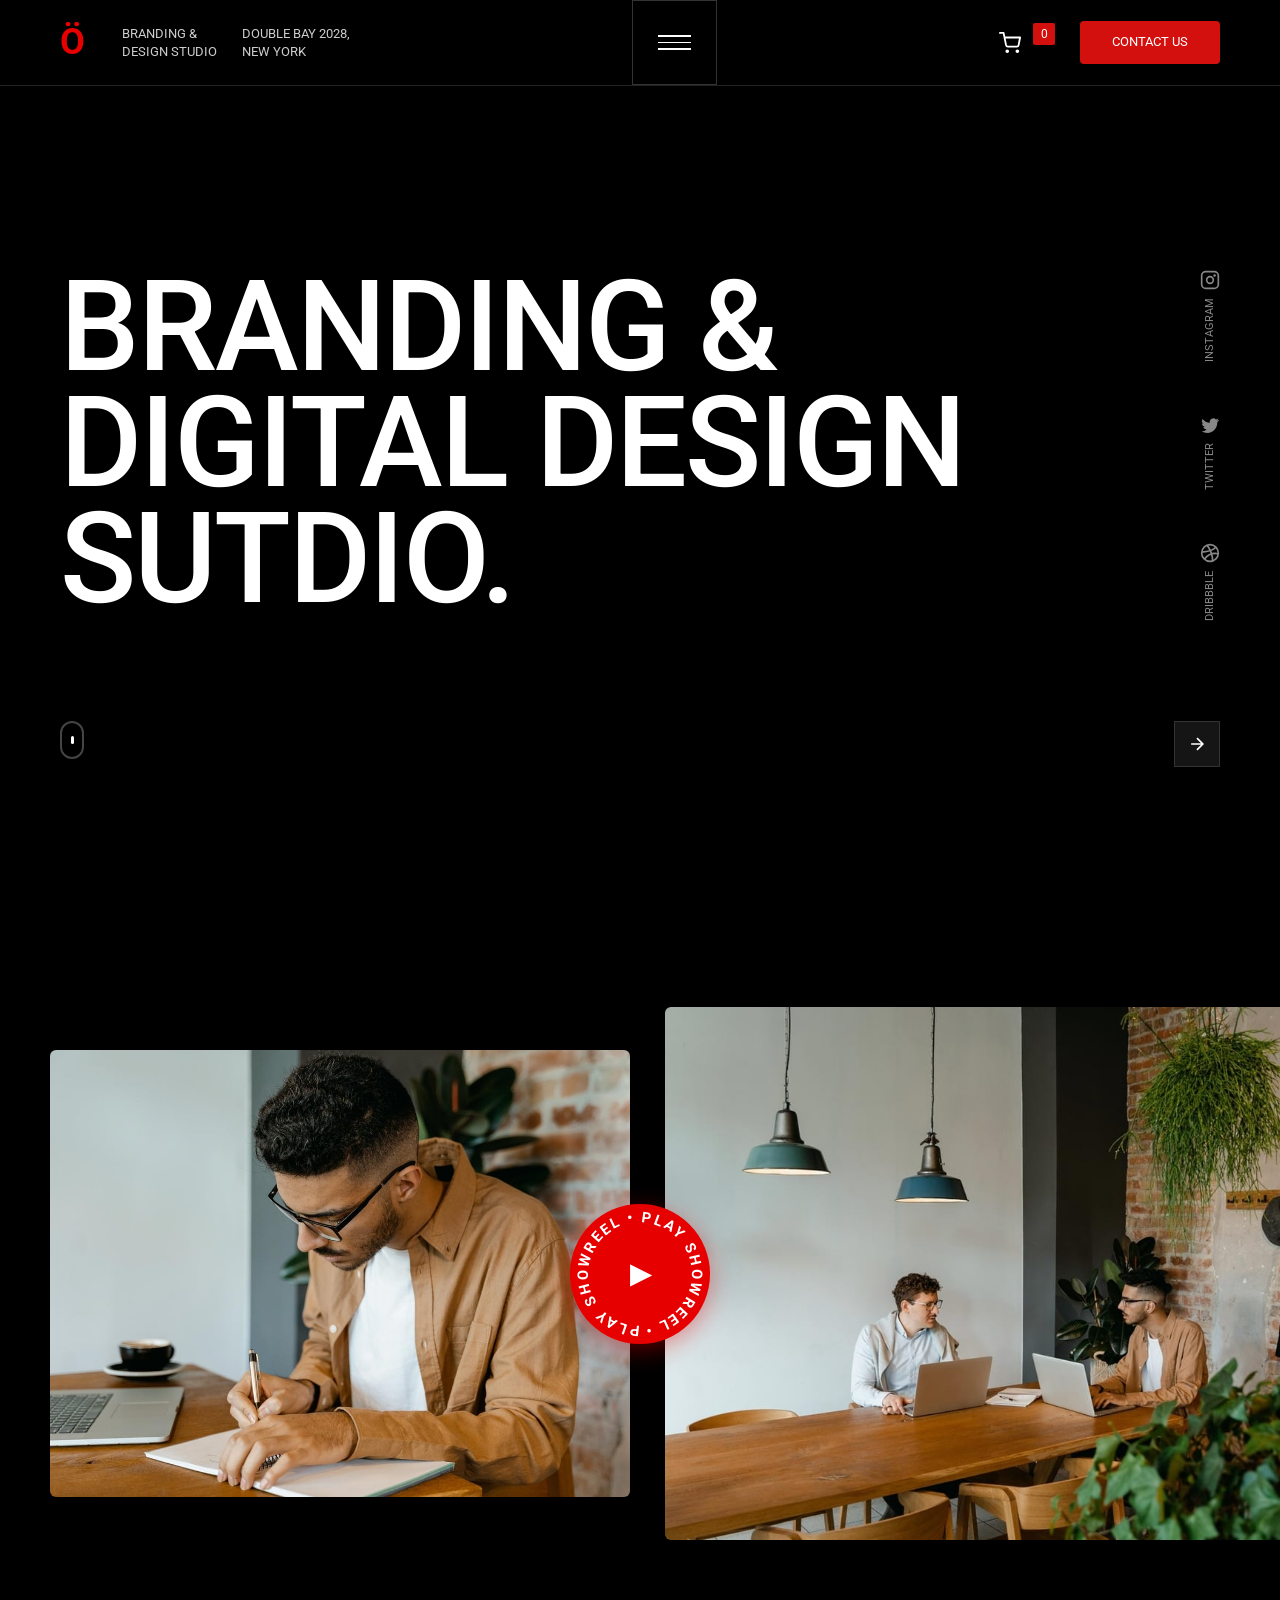
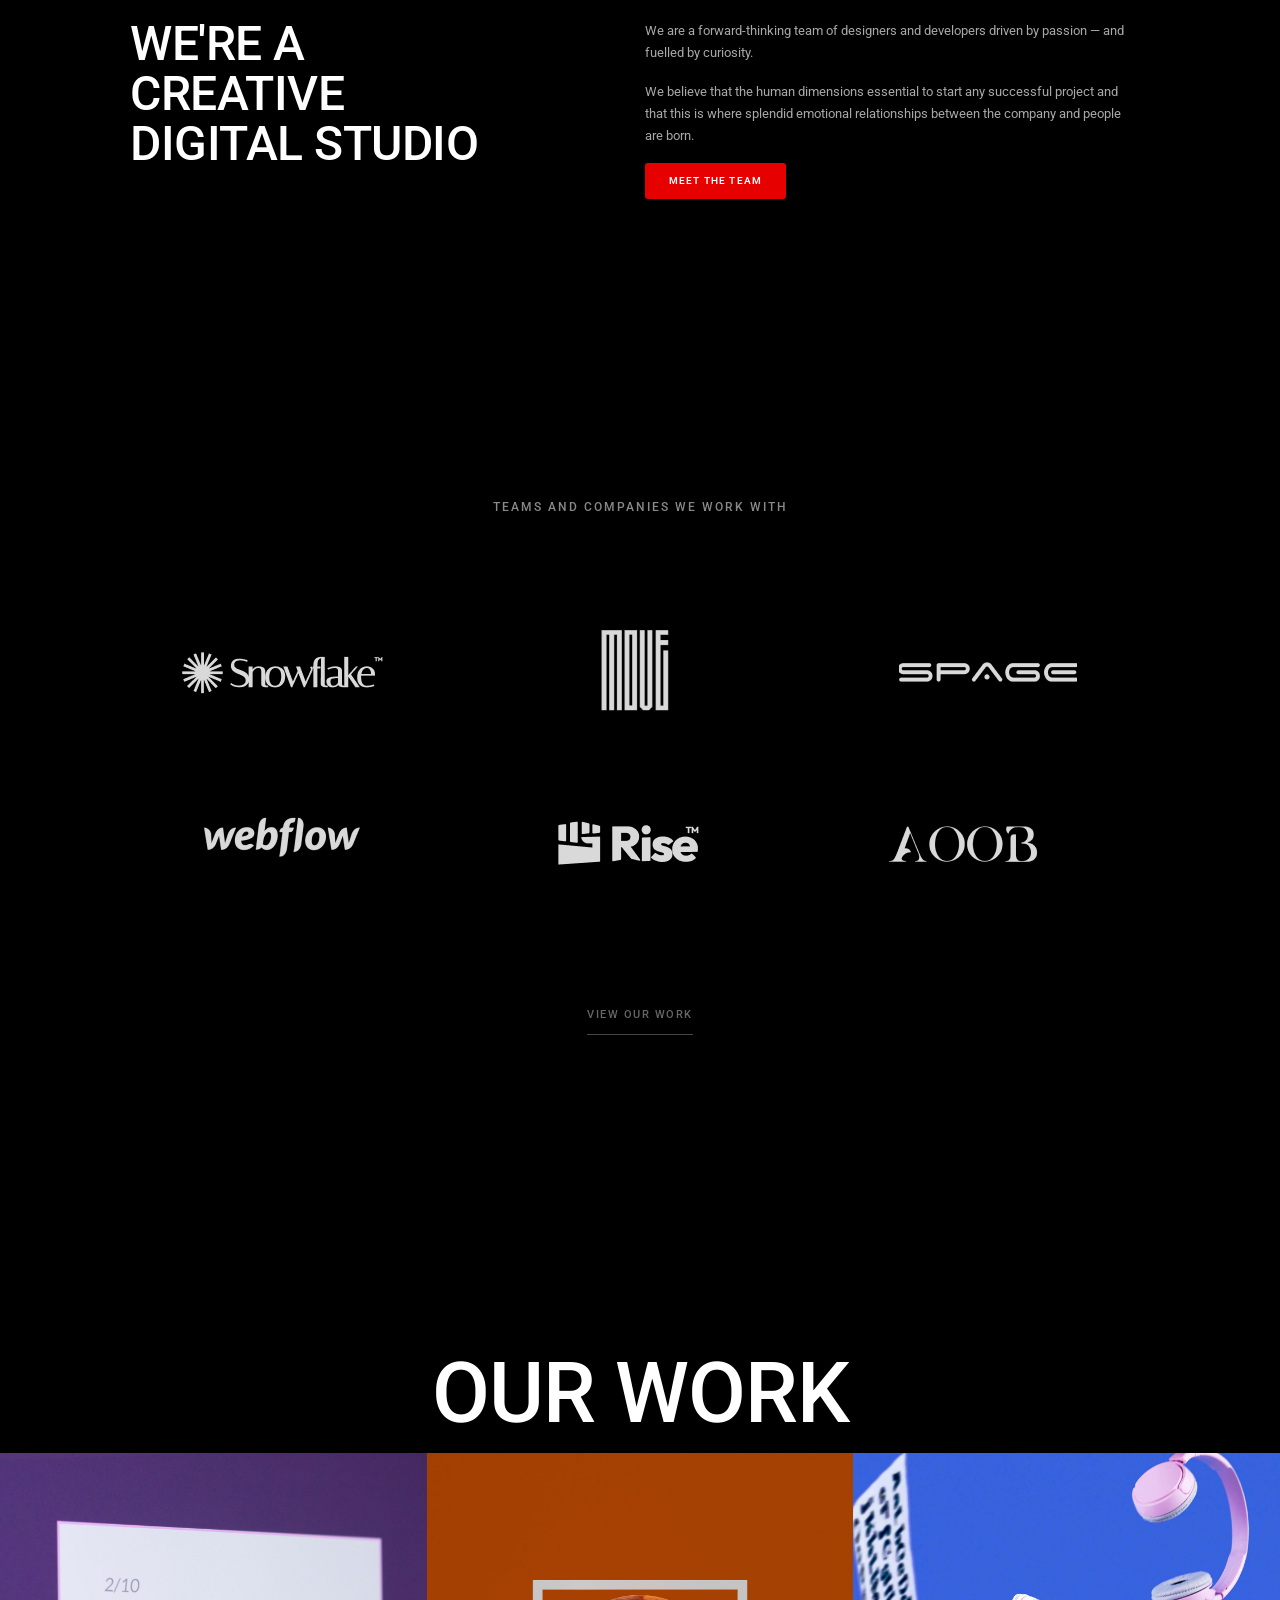
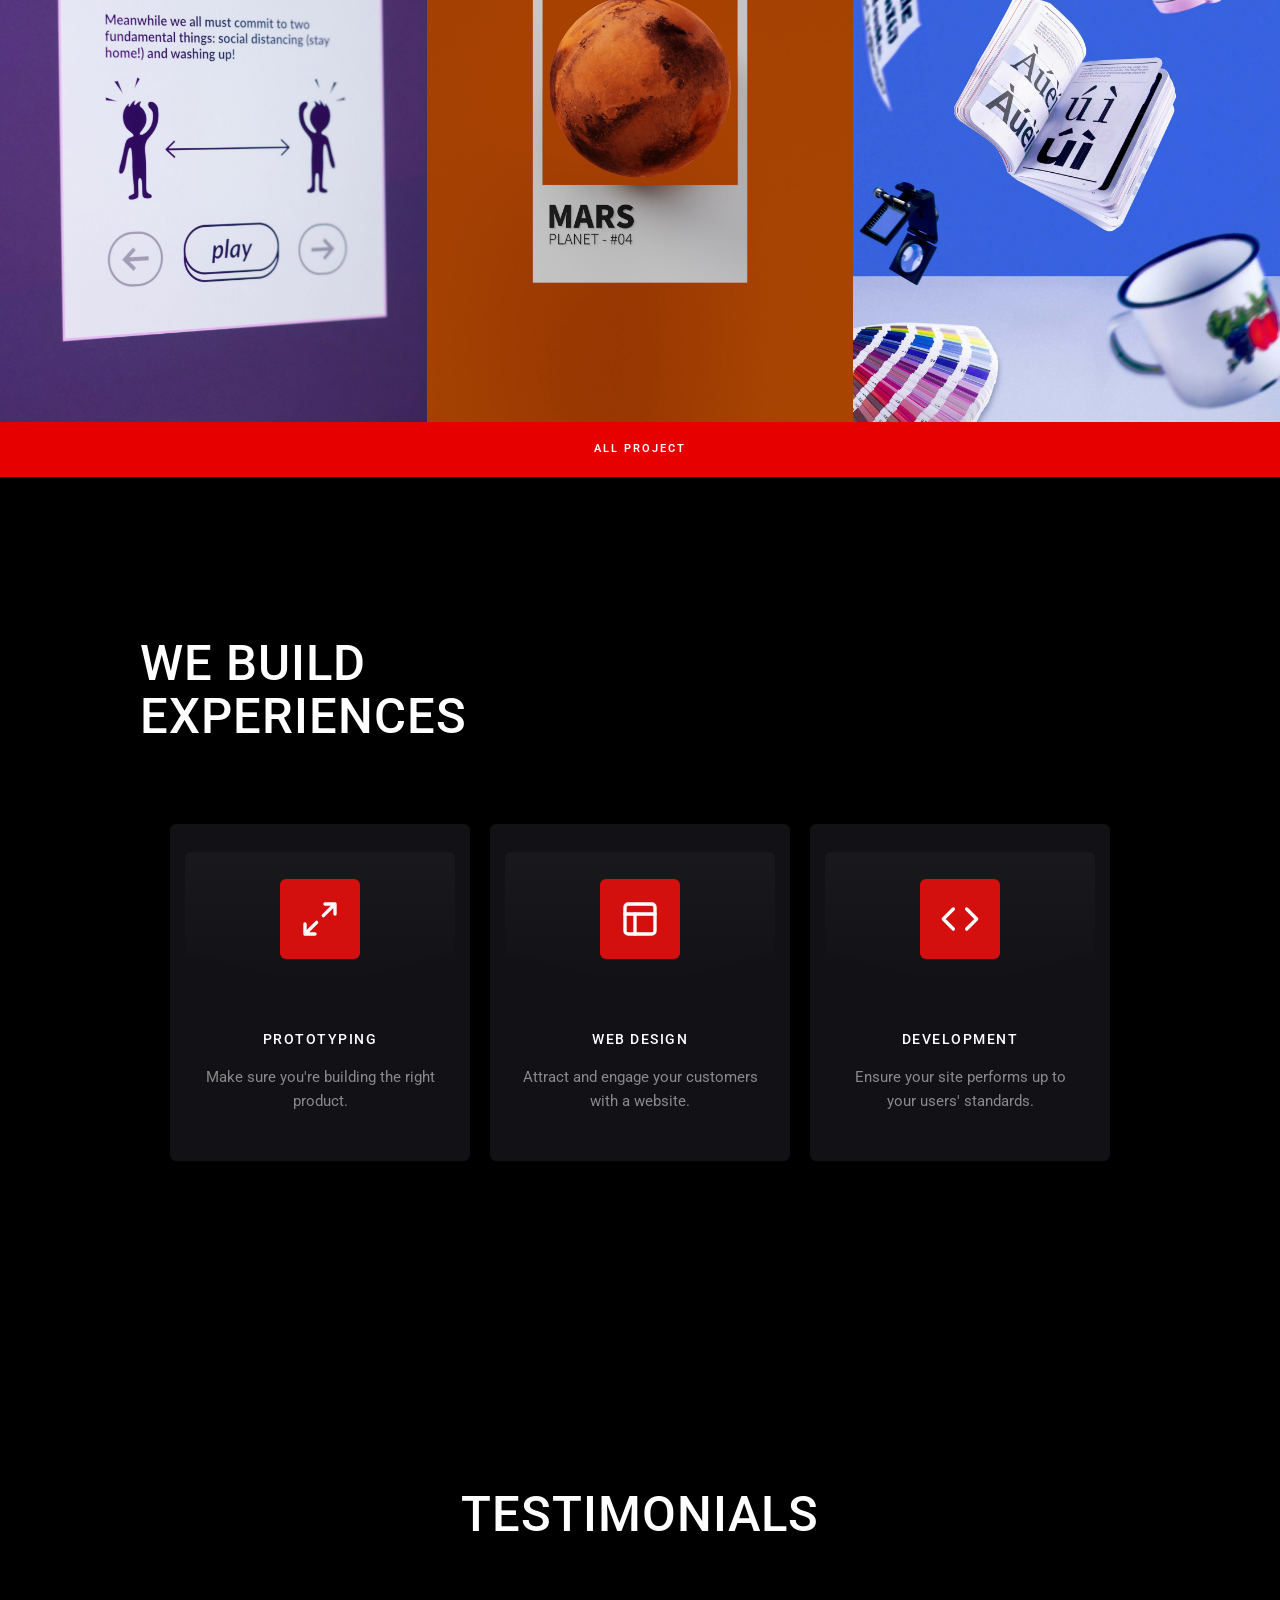
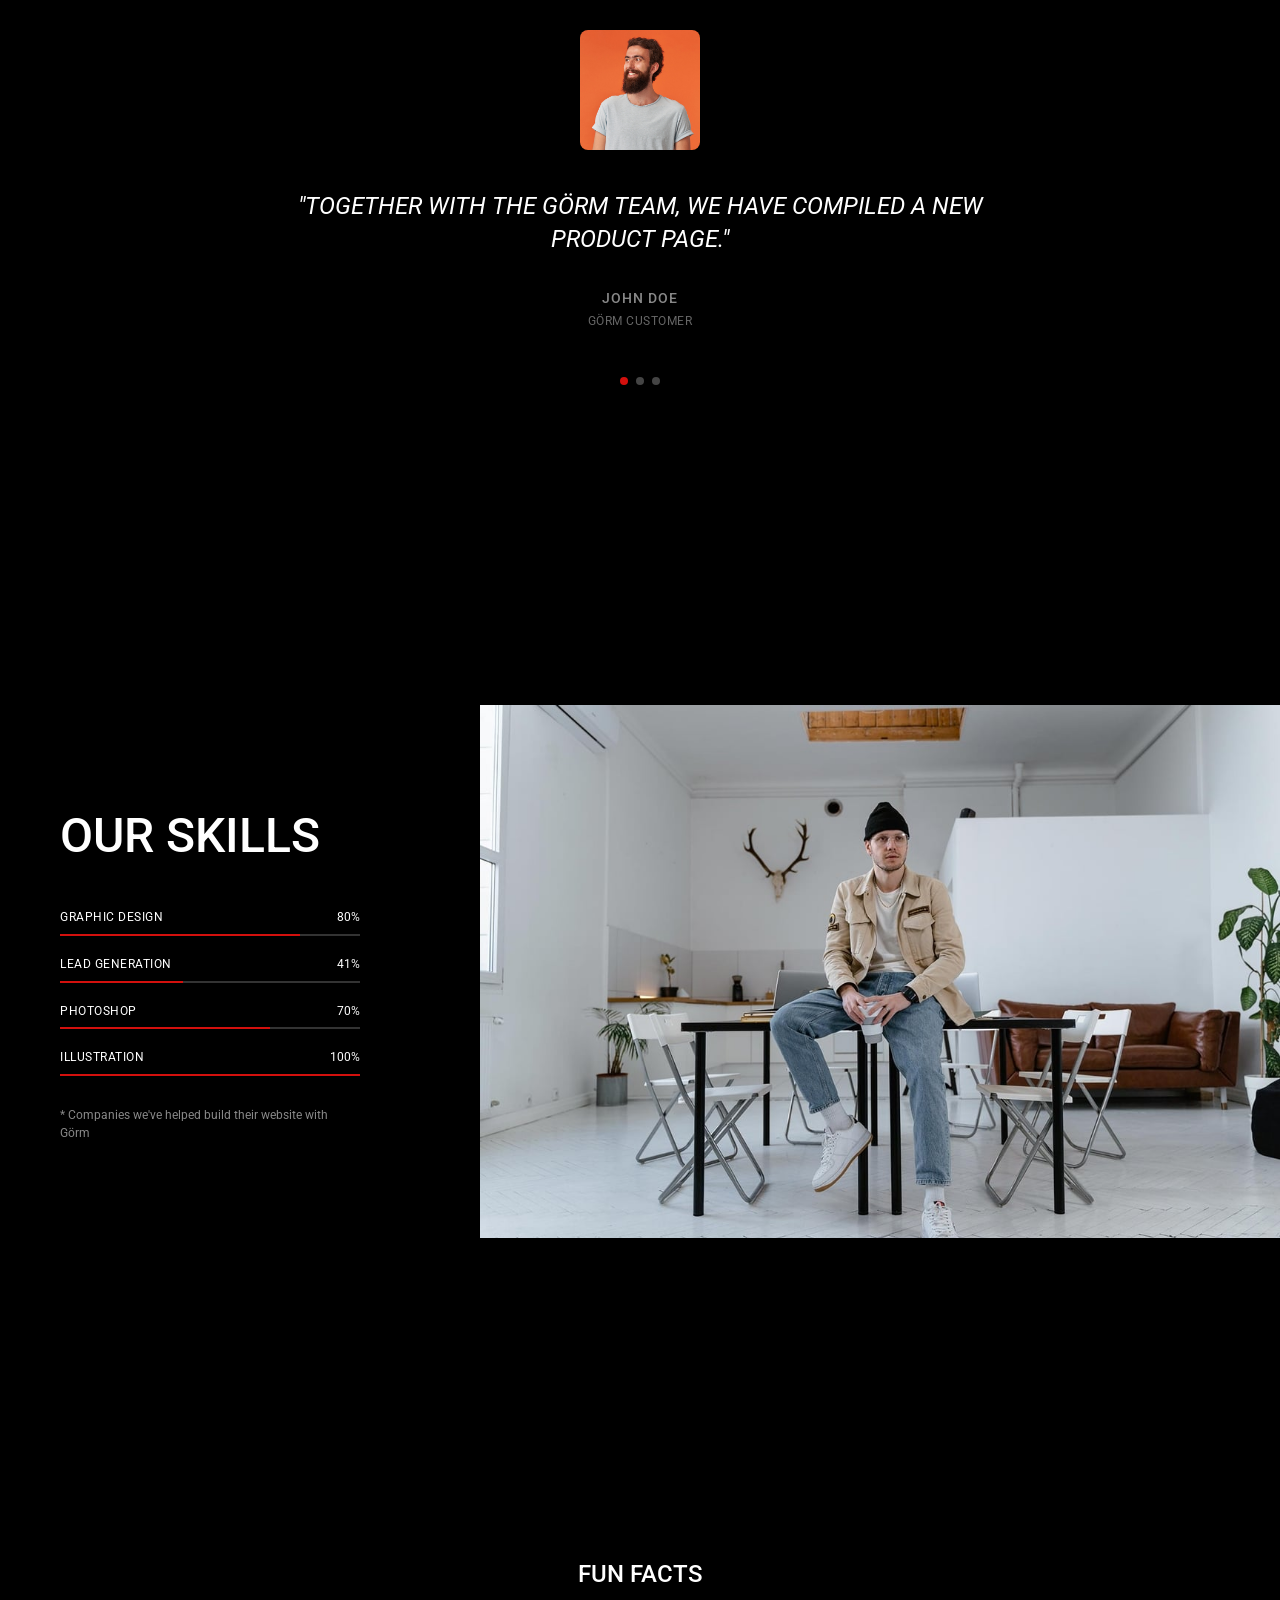
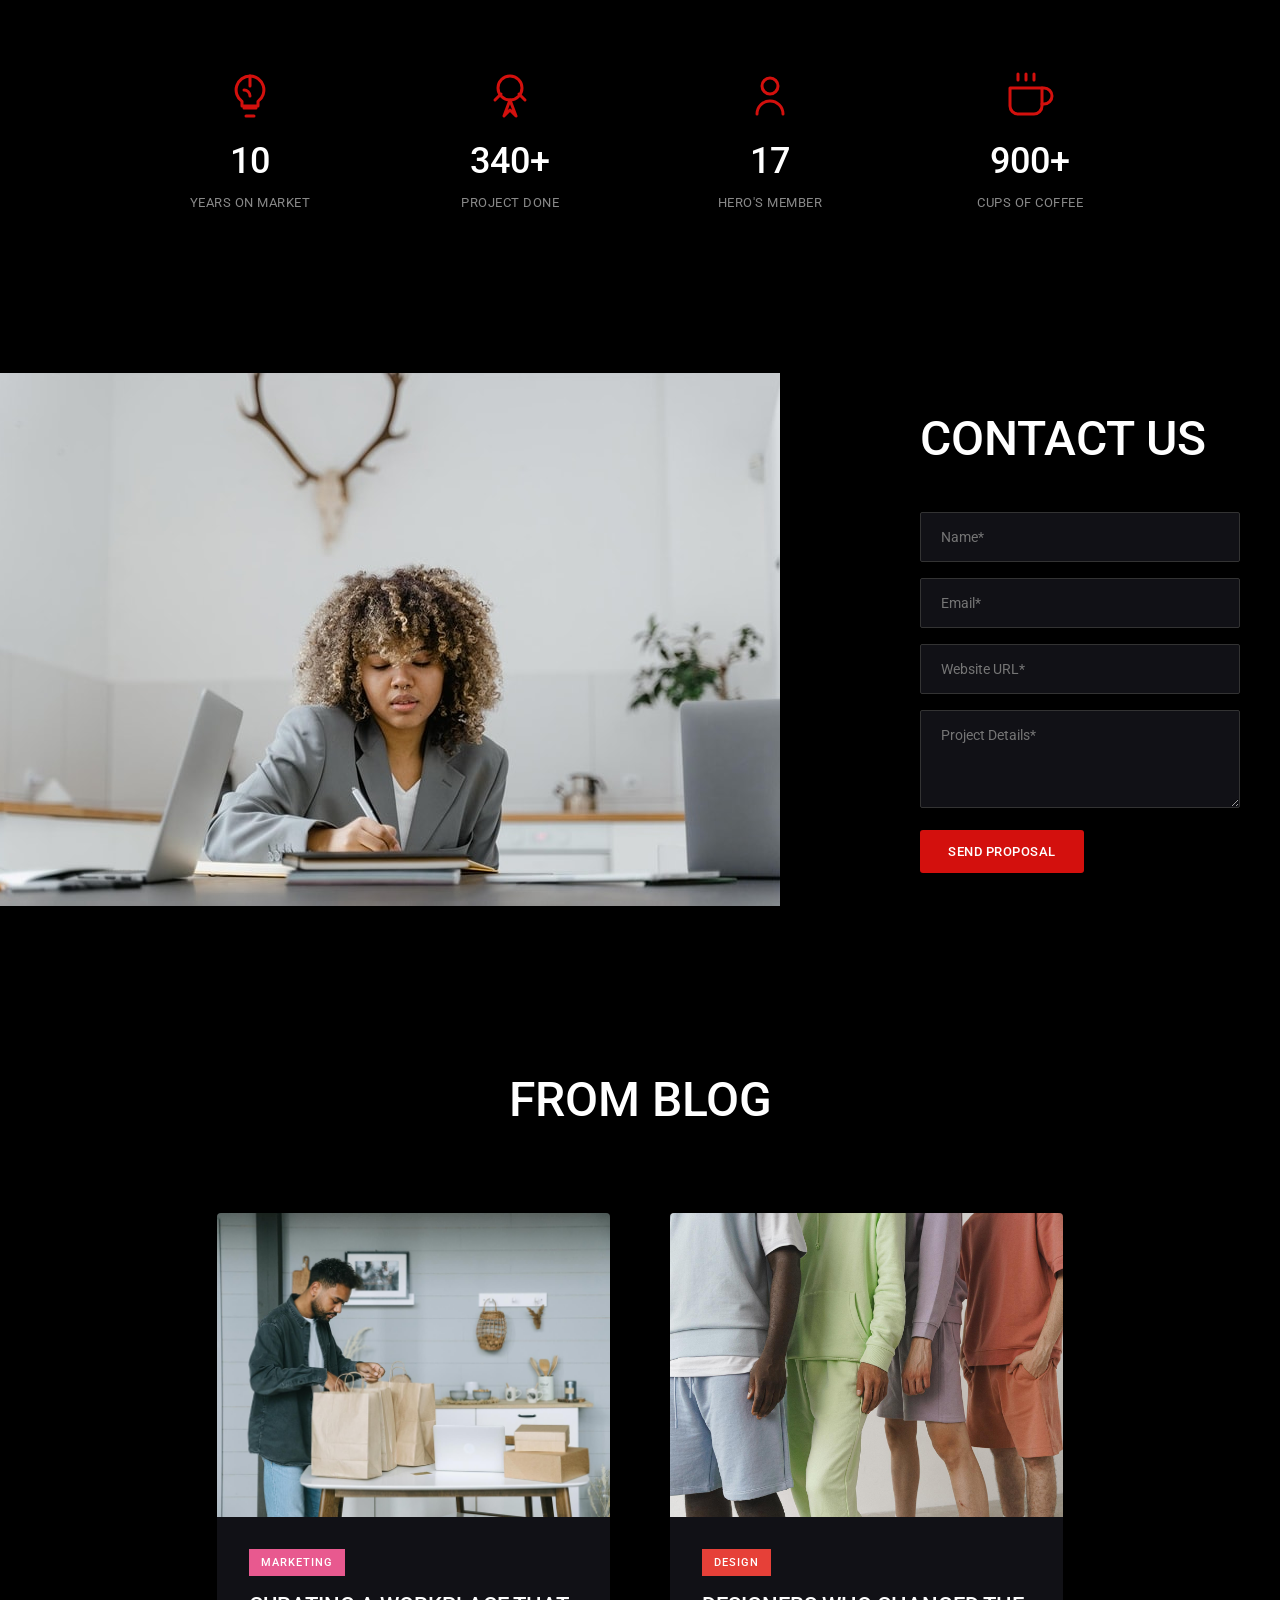
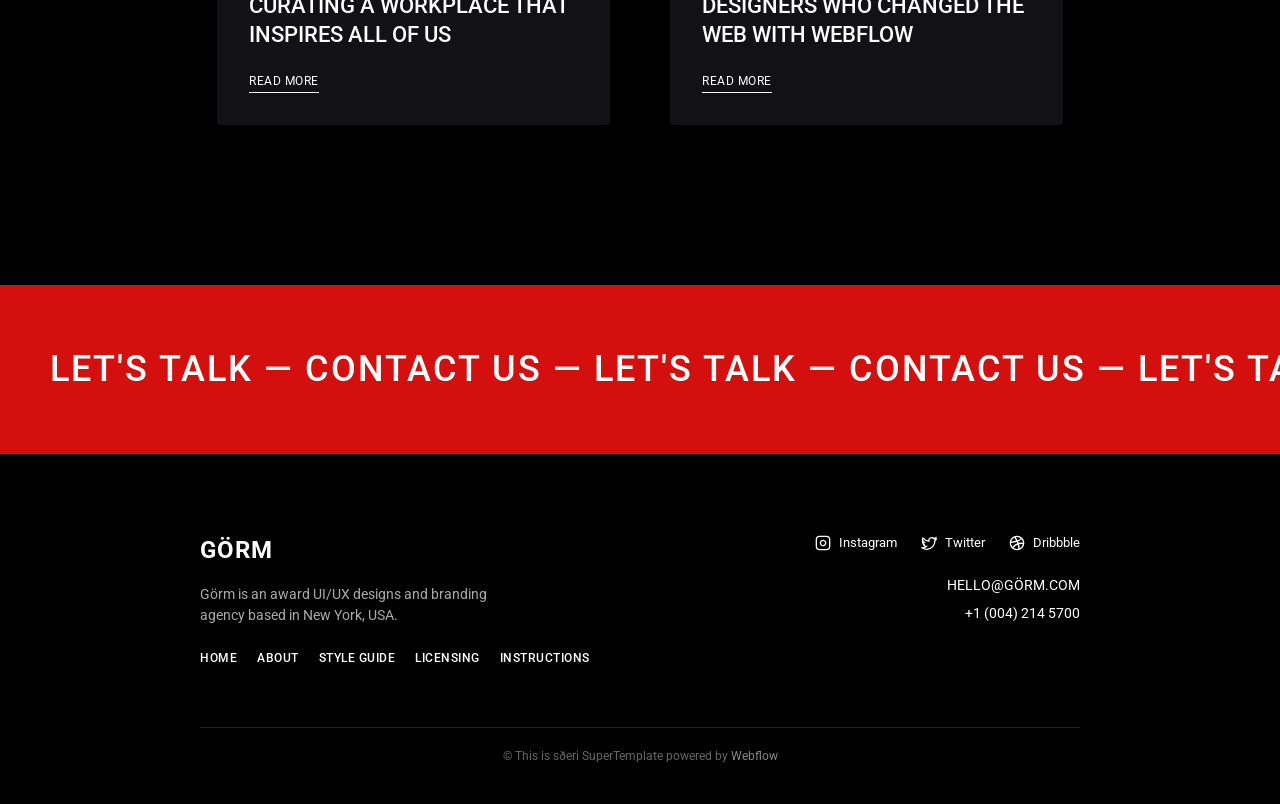
<file: Лаб3/index.html>
<!DOCTYPE html>
<html lang="ru">
<head>
  <meta charset="UTF-8" />
  <meta name="viewport" content="width=device-width, initial-scale=1.0"/>
  <title>Branding & Digital Design Studio</title>
  <!-- Roboto Font -->
  <link rel="preconnect" href="https://fonts.googleapis.com">
  <link rel="preconnect" href="https://fonts.gstatic.com" crossorigin>
  <link href="https://fonts.googleapis.com/css2?family=Roboto:wght@400;500;700;900&display=swap" rel="stylesheet">
  <link rel="stylesheet" href="style.css" />
</head>
<body>

  <!-- HEADER -->
  <header class="site-header">
    <div class="header-left">
      <div class="logo">Ö</div>
      <div class="header-text">
        <span>BRANDING &<br>DESIGN STUDIO</span>
        <span>DOUBLE BAY 2028,<br>NEW YORK</span>
      </div>
    </div>
    
    <div class="header-center">
      <button class="menu-btn">
        <span></span>
        <span></span>
        <span></span>
      </button>
    </div>
    
    <div class="header-right">
      <div class="cart">
        <svg class="cart-icon" viewBox="0 0 24 24" fill="none" stroke="currentColor" stroke-width="2" stroke-linecap="round" stroke-linejoin="round">
          <circle cx="9" cy="21" r="1"></circle>
          <circle cx="20" cy="21" r="1"></circle>
          <path d="M1 1h4l2.68 13.39a2 2 0 0 0 2 1.61h9.72a2 2 0 0 0 2-1.61L23 6H6"></path>
        </svg>
        <span class="cart-badge">0</span>
      </div>
      <a href="#" class="btn-contact">CONTACT US</a>
    </div>
  </header>

  <!-- HERO SECTION -->
  <section class="hero">
    <div class="hero-first-block">
      <div class="hero-title">
        BRANDING &<br>
        DIGITAL DESIGN<br>
        SUTDIO.
      </div>
      <div class="social-links">
        <a href="#" class="social-item">
          <svg class="social-icon" viewBox="0 0 24 24" fill="none" stroke="currentColor" stroke-width="2">
            <rect x="2" y="2" width="20" height="20" rx="5" ry="5"></rect>
            <circle cx="12" cy="12" r="4"></circle>
            <circle cx="17.5" cy="6.5" r="1.5" fill="currentColor" stroke="none"></circle>
          </svg>
          <span>Instagram</span>
        </a>
        <a href="#" class="social-item">
          <svg class="social-icon" viewBox="0 0 24 24" fill="currentColor">
            <path d="M22.46 6c-.77.35-1.6.58-2.46.69a4.3 4.3 0 0 0 1.88-2.38 8.59 8.59 0 0 1-2.72 1.04 4.28 4.28 0 0 0-7.32 3.91A12.16 12.16 0 0 1 3 4.79a4.28 4.28 0 0 0 1.32 5.72 4.24 4.24 0 0 1-1.94-.54v.05a4.28 4.28 0 0 0 3.43 4.19 4.3 4.3 0 0 1-1.93.07 4.29 4.29 0 0 0 4 2.98A8.59 8.59 0 0 1 2 19.54a12.13 12.13 0 0 0 6.56 1.92c7.88 0 12.2-6.53 12.2-12.2l-.01-.56A8.72 8.72 0 0 0 23 5.96a8.49 8.49 0 0 1-2.54.7z"></path>
          </svg>
          <span>Twitter</span>
        </a>
        <a href="#" class="social-item">
          <svg class="social-icon" viewBox="0 0 24 24" fill="none" stroke="currentColor" stroke-width="2">
            <circle cx="12" cy="12" r="10"></circle>
            <path d="M19.13 5.09C15.22 9.14 10 10.44 2.25 10.94"></path>
            <path d="M21.75 12.84c-6.62-1.41-12.14 1-16.38 6.32"></path>
            <path d="M8.56 2.75c4.37 6 6.56 12.56 6.56 18.5"></path>
          </svg>
          <span>Dribbble</span>
        </a>
      </div>
    </div>
    <div class="hero-second-block">
      <div class="scroll-indicator">
        <div class="mouse">
          <div class="wheel"></div>
        </div>
      </div>
      <div class="arrow-btn">
        <svg width="20" height="20" viewBox="0 0 24 24" fill="none" stroke="white" stroke-width="2">
          <path d="M5 12h14M12 5l7 7-7 7"/>
        </svg>
      </div>
    </div>
  </section>

  <!-- SECTION 2: ABOUT STUDIO -->
  <section id="about-studio" class="about-studio">
    <div class="about-container">
      
      <div class="images-wrapper">
        <div class="image-box image-left">
          <img src="images/team-left.jpg" alt="Designer working" />
        </div>

        <div class="play-button-between">
          <svg viewBox="0 0 100 100" width="100%" height="100%">
            <path id="circlePath" d="M 50, 50 m -37, 0 a 37,37 0 1,1 74,0 a 37,37 0 1,1 -74,0" fill="transparent" />
            <text font-size="10.5" font-weight="700" letter-spacing="1.5" fill="white" text-transform="uppercase">
              <textPath href="#circlePath" startOffset="0%">
                PLAY SHOWREEL • PLAY SHOWREEL • 
              </textPath>
            </text>
          </svg>
          <div class="play-icon-center">▶</div>
        </div>

        <div class="image-box image-right">
          <img src="images/team-right.jpg" alt="Team collaborating" />
        </div>
      </div>

      <div class="text-content-wrapper">
        <div class="content-left">
          <h2>WE'RE A<br>CREATIVE<br>DIGITAL STUDIO</h2>
        </div>
        <div class="content-right">
          <p>We are a forward-thinking team of designers and developers driven by passion — and fuelled by curiosity.</p>
          <p>We believe that the human dimensions essential to start any successful project and that this is where splendid emotional relationships between the company and people are born.</p>
          <a href="#" class="btn-meet-team">MEET THE TEAM</a>
        </div>
      </div>

    </div>
  </section>

  <!-- SECTION 3: CLIENTS / LOGOS -->
  <section class="clients-section">
    <div class="clients-container">
      <h3 class="clients-title">TEAMS AND COMPANIES WE WORK WITH</h3>
      
      <div class="logos-grid">
        <div class="logo-item item-snowflake">
          <img src="images/logo-snowflake.png" alt="Snowflake">
        </div>
        <div class="logo-item item-mouf">
          <img src="images/logo-mouf.png" alt="MOUF">
        </div>
        <div class="logo-item item-space">
          <img src="images/logo-space.png" alt="SPACE">
        </div>
        <div class="logo-item item-webflow">
          <img src="images/logo-webflow.png" alt="Webflow">
        </div>
        <div class="logo-item item-rise">
          <img src="images/logo-rise.png" alt="Rise">
        </div>
        <div class="logo-item item-aoob">
          <img src="images/logo-aoob.png" alt="AOOB">
        </div>
      </div>

      <!-- 🔗 ИЗМЕНЕНО: ссылка на Catalog.html -->
      <a href="Catalog.html" class="btn-view-work">VIEW OUR WORK</a>
    </div>
  </section>

  <!-- SECTION 4: OUR WORK / PORTFOLIO -->
  <section class="work-section">
    <div class="work-container">
      <h2 class="work-title">OUR WORK</h2>
      
      <div class="work-grid">
        <div class="work-item">
          <img src="images/1.jpg" alt="Project 1">
        </div>
        
        <div class="work-item">
          <img src="images/2.jpg" alt="Project 2">
        </div>
        
        <div class="work-item">
          <img src="images/3.jpg" alt="Project 3">
        </div>
      </div>
      
      <a href="#" class="btn-all-projects">ALL PROJECT</a>
    </div>
  </section>

  <!-- SECTION 5: SERVICES -->
  <section class="services-section">
    <div class="services-container">
      <h2 class="services-title">WE BUILD<br>EXPERIENCES</h2>
      
      <div class="services-grid">
        <div class="service-card">
          <div class="icon-wrapper">
            <div class="icon-bg">
              <div class="icon-box">
                <svg viewBox="0 0 24 24" fill="none" stroke="currentColor" stroke-width="2"   stroke-linecap="round" stroke-linejoin="round">
                  <path d="M15 3h6v6M9 21H3v-6M21 3l-7 7M3 21l7-7"/>
                </svg>
              </div>
            </div>
          </div>
          <h3>PROTOTYPING</h3>
          <p>Make sure you're building the right product.</p>
        </div>

        <div class="service-card">
          <div class="icon-wrapper">
            <div class="icon-bg">
              <div class="icon-box">
                <svg viewBox="0 0 24 24" fill="none" stroke="currentColor" stroke-width="2" stroke-linecap="round" stroke-linejoin="round">
                  <rect x="3" y="3" width="18" height="18" rx="2"/>
                  <line x1="3" y1="9" x2="21" y2="9"/>
                  <line x1="9" y1="21" x2="9" y2="9"/>
                </svg>
              </div>
            </div>
          </div>
          <h3>WEB DESIGN</h3>
          <p>Attract and engage your customers with a website.</p>
        </div>

        <div class="service-card">
          <div class="icon-wrapper">
            <div class="icon-bg">
              <div class="icon-box">
                <svg viewBox="0 0 24 24" fill="none" stroke="currentColor" stroke-width="2" stroke-linecap="round" stroke-linejoin="round">
                  <polyline points="16 18 22 12 16 6"/>
                  <polyline points="8 6 2 12 8 18"/>
                </svg>
              </div>
            </div>
          </div>
          <h3>DEVELOPMENT</h3>
          <p>Ensure your site performs up to your users' standards.</p>
        </div>
      </div>
    </div>
  </section>

  <!-- SECTION 6: TESTIMONIALS -->
  <section class="testimonials-section">
    <div class="testimonials-container">
      <h2 class="testimonials-title">TESTIMONIALS</h2>
      
      <div class="testimonial-card">
        <div class="testimonial-image">
          <img src="images/chel.jpg" alt="John Doe">
        </div>
        
        <blockquote class="testimonial-text">
          "TOGETHER WITH THE GÖRM TEAM, WE HAVE COMPILED A NEW PRODUCT PAGE."
        </blockquote>
        
        <div class="testimonial-author">
          <div class="author-name">JOHN DOE</div>
          <div class="author-role">GÖRM CUSTOMER</div>
        </div>
        
        <div class="testimonial-dots">
          <span class="dot active"></span>
          <span class="dot"></span>
          <span class="dot"></span>
        </div>
      </div>
    </div>
  </section>

  <!-- SECTION 7: OUR SKILLS -->
  <section class="skills-section">
    <div class="skills-container">
      <div class="skills-content">
        <h2 class="skills-title">OUR SKILLS</h2>
        
        <div class="skill-item">
          <div class="skill-info">
            <span class="skill-name">GRAPHIC DESIGN</span>
            <span class="skill-percent">80%</span>
          </div>
          <div class="progress-track">
            <div class="progress-fill" style="width: 80%;"></div>
          </div>
        </div>

        <div class="skill-item">
          <div class="skill-info">
            <span class="skill-name">LEAD GENERATION</span>
            <span class="skill-percent">41%</span>
          </div>
          <div class="progress-track">
            <div class="progress-fill" style="width: 41%;"></div>
          </div>
        </div>

        <div class="skill-item">
          <div class="skill-info">
            <span class="skill-name">PHOTOSHOP</span>
            <span class="skill-percent">70%</span>
          </div>
          <div class="progress-track">
            <div class="progress-fill" style="width: 70%;"></div>
          </div>
        </div>

        <div class="skill-item">
          <div class="skill-info">
            <span class="skill-name">ILLUSTRATION</span>
            <span class="skill-percent">100%</span>
          </div>
          <div class="progress-track">
            <div class="progress-fill" style="width: 100%;"></div>
          </div>
        </div>

        <p class="skills-note">* Companies we've helped build their website with Görm</p>
      </div>

      <div class="skills-image">
        <img src="images/stol.jpg" alt="Our Skills">
      </div>
    </div>
  </section>

  <!-- SECTION 8: FUN FACTS & CONTACT -->
  <section class="fun-facts-contact-section">
    <div class="fun-facts-wrapper">
      <h2 class="section-subtitle">FUN FACTS</h2>
      <div class="stats-grid">
        <div class="stat-item">
          <div class="stat-icon">
            <svg viewBox="0 0 24 24" fill="none" stroke="#D3100D" stroke-width="1.5" stroke-linecap="round" stroke-linejoin="round">
              <path d="M9 18h6M10 22h4M12 2a7 7 0 0 0-4 12.7V17h8v-2.3A7 7 0 0 0 12 2z"/>
              <path d="M12 2v5"/>
              <path d="M12 12a3 3 0 0 0-3-3"/>
            </svg>
          </div>
          <div class="stat-number">10</div>
          <div class="stat-label">Years on market</div>
        </div>

        <div class="stat-item">
          <div class="stat-icon">
            <svg viewBox="0 0 24 24" fill="none" stroke="#D3100D" stroke-width="1.5" stroke-linecap="round" stroke-linejoin="round">
              <circle cx="12" cy="8" r="6"/>
              <path d="M12 14l3 8-3-3-3 3 3-8z"/>
              <path d="M7.5 11l-3 3"/>
              <path d="M16.5 11l3 3"/>
            </svg>
          </div>
          <div class="stat-number">340+</div>
          <div class="stat-label">Project done</div>
        </div>

        <div class="stat-item">
          <div class="stat-icon">
            <svg viewBox="0 0 24 24" fill="none" stroke="#D3100D" stroke-width="1.5" stroke-linecap="round" stroke-linejoin="round">
              <circle cx="12" cy="7" r="4"/>
              <path d="M5.5 21a6.5 6.5 0 0 1 13 0"/>
            </svg>
          </div>
          <div class="stat-number">17</div>
          <div class="stat-label">Hero's member</div>
        </div>

        <div class="stat-item">
          <div class="stat-icon">
            <svg viewBox="0 0 24 24" fill="none" stroke="#D3100D" stroke-width="1.5" stroke-linecap="round" stroke-linejoin="round">
              <path d="M18 8h1a4 4 0 0 1 0 8h-1"/>
              <path d="M2 8h16v9a4 4 0 0 1-4 4H6a4 4 0 0 1-4-4V8z"/>
              <line x1="6" y1="1" x2="6" y2="4"/>
              <line x1="10" y1="1" x2="10" y2="4"/>
              <line x1="14" y1="1" x2="14" y2="4"/>
            </svg>
          </div>
          <div class="stat-number">900+</div>
          <div class="stat-label">Cups of coffee</div>
        </div>
      </div>
    </div>

    <div class="contact-wrapper">
      <div class="contact-container-grid">
        <div class="contact-image-box">
          <img src="images/zhenschina.jpg" alt="Contact us">
        </div>

        <div class="contact-form-box">
          <h2 class="contact-title">CONTACT US</h2>
          <form class="custom-form">
            <div class="form-group">
              <input type="text" placeholder="Name*">
            </div>
            <div class="form-group">
              <input type="email" placeholder="Email*">
            </div>
            <div class="form-group">
              <input type="url" placeholder="Website URL*">
            </div>
            <div class="form-group">
              <textarea rows="4" placeholder="Project Details*"></textarea>
            </div>
            <button type="submit" class="btn-submit">SEND PROPOSAL</button>
          </form>
        </div>
      </div>
    </div>
  </section>

  <!-- SECTION 9: FROM BLOG -->
  <section class="blog-section">
    <h2 class="blog-title">FROM BLOG</h2>
    
    <div class="blog-grid">
      <div class="blog-card">
        <div class="blog-image">
          <img src="images/33.jpg" alt="Blog Post 1">
        </div>
        <div class="blog-content">
          <span class="blog-tag tag-pink">MARKETING</span>
          <h3 class="blog-heading">CURATING A WORKPLACE THAT INSPIRES ALL OF US</h3>
          <a href="#" class="blog-link">READ MORE</a>
        </div>
      </div>

      <div class="blog-card">
        <div class="blog-image">
          <img src="images/44.jpg" alt="Blog Post 2">
        </div>
        <div class="blog-content">
          <span class="blog-tag tag-orange">DESIGN</span>
          <h3 class="blog-heading">DESIGNERS WHO CHANGED THE WEB WITH WEBFLOW</h3>
          <a href="#" class="blog-link">READ MORE</a>
        </div>
      </div>
    </div>
  </section>

  <!-- SECTION 10: FOOTER -->
  <footer class="site-footer">
    <div class="marquee-banner">
      <div class="marquee-track">
        <span class="marquee-text">LET'S TALK &mdash; CONTACT US &mdash; LET'S TALK &mdash; CONTACT US &mdash; LET'S TALK &mdash; CONTACT US &mdash; LET'S TALK &mdash; CONTACT US &mdash;</span>
        <span class="marquee-text">LET'S TALK &mdash; CONTACT US &mdash; LET'S TALK &mdash; CONTACT US &mdash; LET'S TALK &mdash; CONTACT US &mdash; LET'S TALK &mdash; CONTACT US &mdash;</span>
      </div>
    </div>

    <div class="footer-content">
      <div class="footer-main">
        <div class="footer-left">
          <div class="footer-logo">GÖRM</div>
          <p class="footer-desc">Görm is an award UI/UX designs and branding agency based in New York, USA.</p>
          <nav class="footer-nav">
            <a href="#">HOME</a>
            <a href="#">ABOUT</a>
            <a href="#">STYLE GUIDE</a>
            <a href="#">LICENSING</a>
            <a href="#">INSTRUCTIONS</a>
          </nav>
        </div>

        <div class="footer-right">
          <div class="footer-socials">
            <a href="#">
              <svg width="16" height="16" viewBox="0 0 24 24" fill="none" stroke="currentColor" stroke-width="2"><rect x="2" y="2" width="20" height="20" rx="5"/><path d="M16 11.37A4 4 0 1 1 12.63 8 4 4 0 0 1 16 11.37z"/><line x1="17.5" y1="6.5" x2="17.51" y2="6.5"/></svg>
              Instagram
            </a>
            <a href="#">
              <svg width="16" height="16" viewBox="0 0 24 24" fill="currentColor"><path d="M22.46 6c-.77.35-1.6.58-2.46.69a4.3 4.3 0 0 0 1.88-2.38 8.59 8.59 0 0 1-2.72 1.04 4.28 4.28 0 0 0-7.32 3.91A12.16 12.16 0 0 1 3 4.79a4.28 4.28 0 0 0 1.32 5.72 4.24 4.24 0 0 1-1.94-.54v.05a4.28 4.28 0 0 0 3.43 4.19 4.3 4.3 0 0 1-1.93.07 4.29 4.29 0 0 0 4 2.98A8.59 8.59 0 0 1 2 19.54a12.13 12.13 0 0 0 6.56 1.92c7.88 0 12.2-6.53 12.2-12.2l-.01-.56A8.72 8.72 0 0 0 23 5.96a8.49 8.49 0 0 1-2.54.7z"/></svg>
              Twitter
            </a>
            <a href="#">
              <svg width="16" height="16" viewBox="0 0 24 24" fill="none" stroke="currentColor" stroke-width="2"><circle cx="12" cy="12" r="10"/><path d="M19.13 5.09C15.22 9.14 10 10.44 2.25 10.94"/><path d="M21.75 12.84c-6.62-1.41-12.14 1-16.38 6.32"/><path d="M8.56 2.75c4.37 6 6.56 12.56 6.56 18.5"/></svg>
              Dribbble
            </a>
          </div>
          <div class="footer-contact">
            <a href="mailto:HELLO@GÖRM.COM">HELLO@GÖRM.COM</a>
            <a href="tel:+10042145700">+1 (004) 214 5700</a>
          </div>
        </div>
      </div>

      <div class="footer-bottom">
        <p>© This is sðeri SuperTemplate powered by <a href="#">Webflow</a></p>
      </div>
    </div>
  </footer>

  <!-- Подключение JS -->
  <script src="script.js" defer></script>
</body>
</html>
</file>
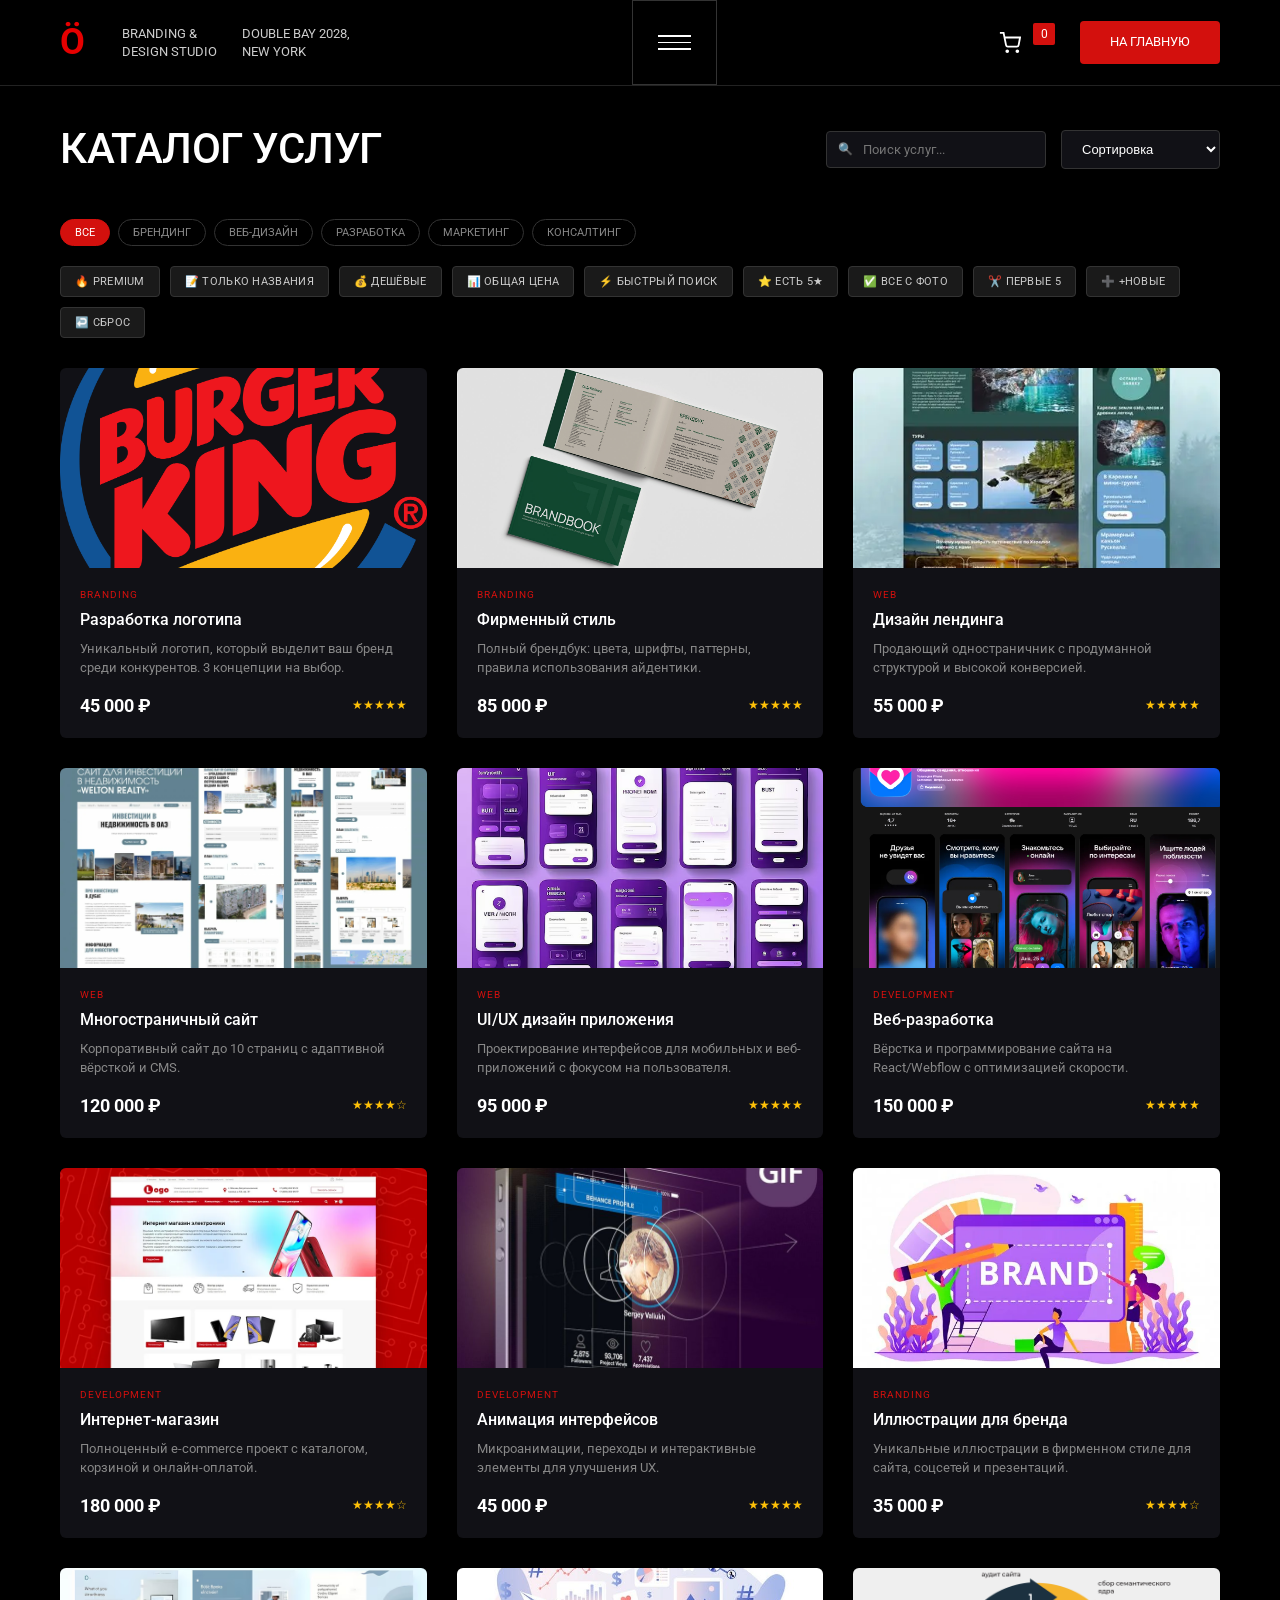
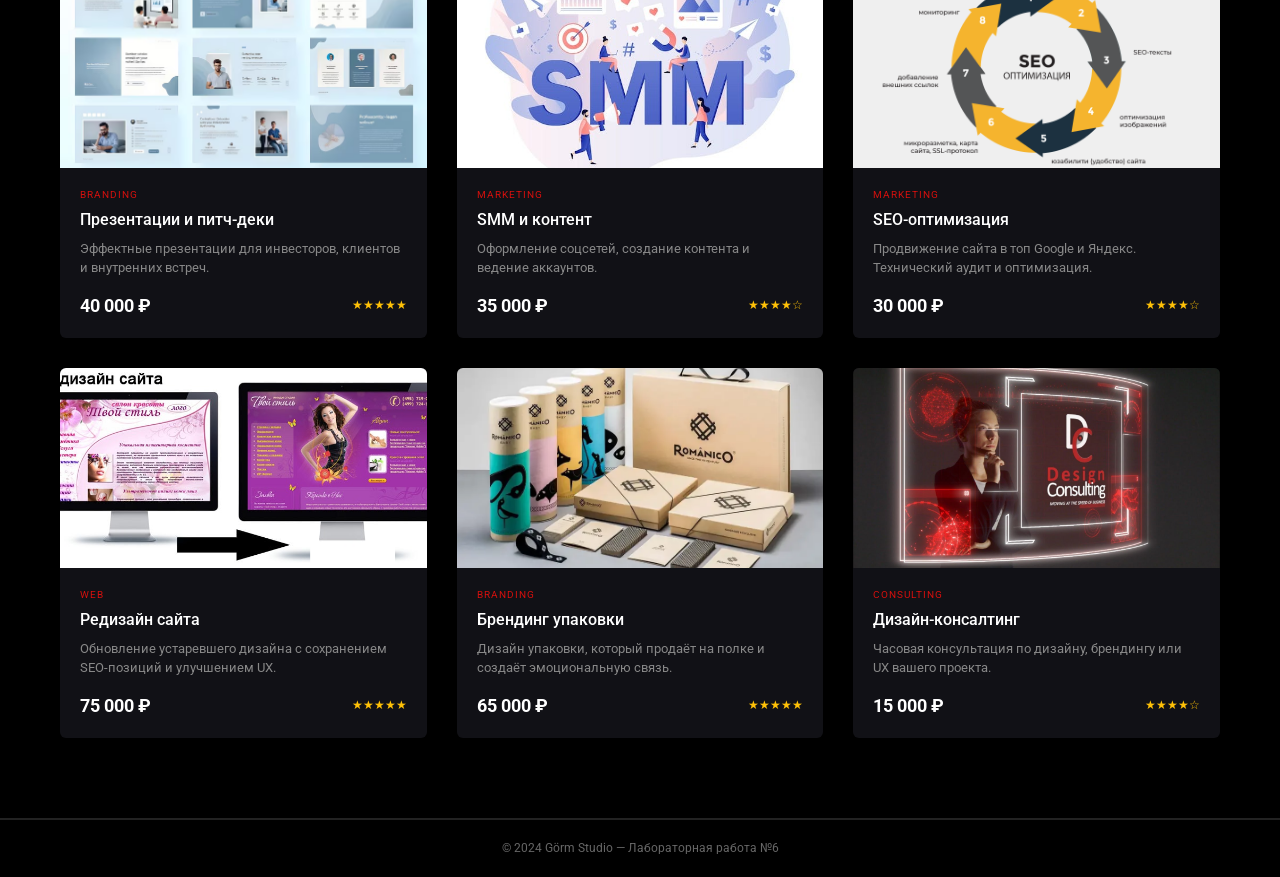
<file: Лаб3/Catalog.html>
<!DOCTYPE html>
<html lang="ru">
<head>
  <meta charset="UTF-8" />
  <meta name="viewport" content="width=device-width, initial-scale=1.0"/>
  <title>Каталог услуг — Görm Studio</title>
  <link rel="preconnect" href="https://fonts.googleapis.com">
  <link rel="preconnect" href="https://fonts.gstatic.com" crossorigin>
  <link href="https://fonts.googleapis.com/css2?family=Roboto:wght@400;500;700;900&display=swap" rel="stylesheet">
  <link rel="stylesheet" href="style.css" />
  <style>
    /* === СТИЛИ ДЛЯ КАТАЛОГА === */
    .catalog-page { padding-top: 120px; min-height: 100vh; background: #000; color: #fff; }
    .catalog-header { max-width: 1440px; margin: 0 auto; padding: 0 60px 40px; display: flex; justify-content: space-between; align-items: center; flex-wrap: wrap; gap: 20px; }
    .catalog-title { font-size: clamp(2rem, 4vw, 3rem); font-weight: 500; text-transform: uppercase; letter-spacing: -0.5px; }
    .catalog-controls { display: flex; gap: 15px; flex-wrap: wrap; align-items: center; }
    .search-box { position: relative; }
    .search-box input { background: #111116; border: 1px solid #333; color: #fff; padding: 10px 16px 10px 36px; border-radius: 4px; font-size: 13px; width: 220px; transition: border-color 0.3s; }
    .search-box input:focus { border-color: #D3100D; outline: none; }
    .search-box::before { content: "🔍"; position: absolute; left: 12px; top: 50%; transform: translateY(-50%); font-size: 12px; color: #666; }
    .filter-select { background: #111116; border: 1px solid #333; color: #fff; padding: 10px 16px; border-radius: 4px; font-size: 13px; cursor: pointer; }
    .filter-select:focus { border-color: #D3100D; outline: none; }
    .category-filter { display: flex; gap: 8px; flex-wrap: wrap; }
    .category-btn { background: transparent; border: 1px solid #333; color: #888; padding: 6px 14px; border-radius: 20px; font-size: 11px; text-transform: uppercase; cursor: pointer; transition: all 0.3s; }
    .category-btn:hover, .category-btn.active { background: #D3100D; border-color: #D3100D; color: #fff; }
    
    .methods-panel { max-width: 1440px; margin: 0 auto 30px; padding: 0 60px; }
    .methods-grid { display: flex; flex-wrap: wrap; gap: 10px; }
    .method-btn { background: #1a1a1a; border: 1px solid #333; color: #ccc; padding: 8px 14px; border-radius: 4px; font-size: 11px; text-transform: uppercase; cursor: pointer; transition: all 0.2s; letter-spacing: 0.3px; }
    .method-btn:hover { background: #D3100D; border-color: #D3100D; color: #fff; }
    .method-btn.active { background: #D3100D; border-color: #D3100D; color: #fff; }
    
    .catalog-container { max-width: 1440px; margin: 0 auto; padding: 0 60px 80px; }
    .products-grid { display: grid; grid-template-columns: repeat(auto-fill, minmax(280px, 1fr)); gap: 30px; }
    .product-card { background: #111116; border-radius: 6px; overflow: hidden; transition: transform 0.3s ease, box-shadow 0.3s; display: flex; flex-direction: column; }
    .product-card:hover { transform: translateY(-4px); box-shadow: 0 10px 30px rgba(211, 16, 13, 0.15); }
    .product-image { width: 100%; height: 200px; overflow: hidden; }
    .product-image img { width: 100%; height: 100%; object-fit: cover; transition: transform 0.4s; }
    .product-card:hover .product-image img { transform: scale(1.05); }
    .product-info { padding: 20px; flex: 1; display: flex; flex-direction: column; }
    .product-category { font-size: 10px; text-transform: uppercase; letter-spacing: 1px; color: #D3100D; margin-bottom: 8px; }
    .product-name { font-size: 16px; font-weight: 500; margin-bottom: 8px; line-height: 1.3; }
    .product-desc { font-size: 13px; color: #888; line-height: 1.5; margin-bottom: 15px; flex: 1; }
    .product-meta { display: flex; justify-content: space-between; align-items: center; margin-top: auto; }
    .product-price { font-size: 18px; font-weight: 700; color: #fff; }
    .product-rating { display: flex; align-items: center; gap: 4px; font-size: 12px; color: #ffc107; }
    .no-results { text-align: center; padding: 60px 20px; color: #666; font-size: 16px; }
    .no-results strong { color: #D3100D; display: block; font-size: 20px; margin-bottom: 10px; text-transform: uppercase; }
    
    @media (max-width: 1024px) {
      .catalog-header, .methods-panel, .catalog-container { padding-left: 40px; padding-right: 40px; }
      .search-box input { width: 180px; }
    }
    @media (max-width: 768px) {
      .catalog-header { flex-direction: column; align-items: flex-start; }
      .catalog-controls { width: 100%; justify-content: space-between; }
      .search-box input { width: 100%; max-width: 200px; }
      .methods-panel, .catalog-container { padding-left: 20px; padding-right: 20px; }
      .products-grid { grid-template-columns: repeat(auto-fill, minmax(240px, 1fr)); }
    }
    @media (max-width: 480px) {
      .catalog-title { font-size: 1.6rem; }
      .search-box input, .filter-select { padding: 9px 14px; font-size: 12px; }
      .method-btn { padding: 7px 12px; font-size: 10px; }
      .product-name { font-size: 15px; }
      .product-price { font-size: 16px; }
    }
  </style>
</head>
<body>

  <!-- HEADER -->
  <header class="site-header">
    <div class="header-left">
      <div class="logo">Ö</div>
      <div class="header-text">
        <span>BRANDING &<br>DESIGN STUDIO</span>
        <span>DOUBLE BAY 2028,<br>NEW YORK</span>
      </div>
    </div>
    <div class="header-center">
      <button class="menu-btn">
        <span></span><span></span><span></span>
      </button>
    </div>
    <div class="header-right">
      <div class="cart">
        <svg class="cart-icon" viewBox="0 0 24 24" fill="none" stroke="currentColor" stroke-width="2">
          <circle cx="9" cy="21" r="1"></circle><circle cx="20" cy="21" r="1"></circle>
          <path d="M1 1h4l2.68 13.39a2 2 0 0 0 2 1.61h9.72a2 2 0 0 0 2-1.61L23 6H6"></path>
        </svg>
        <span class="cart-badge">0</span>
      </div>
      <a href="index.html" class="btn-contact">НА ГЛАВНУЮ</a>
    </div>
  </header>

  <!-- КАТАЛОГ -->
  <main class="catalog-page">
    <div class="catalog-header">
      <h1 class="catalog-title">КАТАЛОГ УСЛУГ</h1>
      <div class="catalog-controls">
        <div class="search-box">
          <input type="text" id="searchInput" placeholder="Поиск услуг...">
        </div>
        <select class="filter-select" id="sortSelect">
          <option value="default">Сортировка</option>
          <option value="price-asc">По цене ↑</option>
          <option value="price-desc">По цене ↓</option>
          <option value="name-asc">По названию А-Я</option>
          <option value="name-desc">По названию Я-А</option>
          <option value="rating-desc">По рейтингу</option>
        </select>
      </div>
    </div>

    <!-- Категории -->
    <div class="catalog-container" style="padding-bottom: 20px;">
      <div class="category-filter" id="categoryFilter">
        <button class="category-btn active" data-category="all">Все</button>
        <button class="category-btn" data-category="branding">Брендинг</button>
        <button class="category-btn" data-category="web">Веб-дизайн</button>
        <button class="category-btn" data-category="development">Разработка</button>
        <button class="category-btn" data-category="marketing">Маркетинг</button>
        <button class="category-btn" data-category="consulting">Консалтинг</button>
      </div>
    </div>

    <!-- Кнопки методов массивов -->
    <div class="methods-panel">
      <div class="methods-grid">
        <button class="method-btn" data-method="filter-premium">🔥 Premium</button>
        <button class="method-btn" data-method="map-names">📝 Только названия</button>
        <button class="method-btn" data-method="sort-cheapest">💰 Дешёвые</button>
        <button class="method-btn" data-method="reduce-total">📊 Общая цена</button>
        <button class="method-btn" data-method="find-fast">⚡ Быстрый поиск</button>
        <button class="method-btn" data-method="some-highrate">⭐ Есть 5★</button>
        <button class="method-btn" data-method="every-hasimg">✅ Все с фото</button>
        <button class="method-btn" data-method="slice-first5">✂️ Первые 5</button>
        <button class="method-btn" data-method="concat-new">➕ +Новые</button>
        <button class="method-btn" data-method="reset">↩️ Сброс</button>
      </div>
    </div>

    <!-- Контейнер карточек -->
    <div class="catalog-container">
      <div id="productsGrid" class="products-grid"></div>
      <div id="noResults" class="no-results" style="display: none;">
        <strong>Ничего не найдено</strong>
        Попробуйте изменить параметры поиска или фильтрации
      </div>
    </div>
  </main>

  <!-- FOOTER -->
  <footer class="site-footer" style="background: #000; border-top: 1px solid #222;">
    <div class="footer-bottom" style="margin: 0; padding: 20px; text-align: center;">
      <p>© 2024 Görm Studio — Лабораторная работа №6</p>
    </div>
  </footer>

  <script src="script.js" defer></script>
</body>
</html>
</file>
<file: Лаб3/style.css>
/* ================= RESET & BASE ================= */
* { padding: 0; margin: 0; border: 0; }
*, *:before, *:after { -moz-box-sizing: border-box; -webkit-box-sizing: border-box; box-sizing: border-box; }
:focus, :active { outline: none; }
a:focus, a:active { outline: none; }
nav, footer, header, aside { display: block; }
html, body { height: 100%; width: 100%; font-size: 100%; line-height: 1; font-size: 14px; -ms-text-size-adjust: 100%; -moz-text-size-adjust: 100%; -webkit-text-size-adjust: 100%; }
input, button, textarea { font-family: inherit; }
input::-ms-clear { display: none; }
button { cursor: pointer; }
button::-moz-focus-inner { padding: 0; border: 0; }
a, a:visited { text-decoration: none; }
a:hover { text-decoration: none; }
ul li { list-style: none; }
img { vertical-align: top; max-width: 100%; display: block; }
h1, h2, h3, h4, h5, h6 { font-size: inherit; font-weight: inherit; }

body {
  font-family: 'Roboto', sans-serif;
  background-color: #000;
  color: #fff;
  line-height: 1.4;
  overflow-x: hidden;
  width: 100%;
  min-height: 100vh; 
  height: auto;
  max-width: 1440px;
  margin: 0 auto;
}

/* ================= HEADER ================= */
.site-header {
  position: fixed;
  top: 0; left: 0; right: 0;
  height: 86px;
  background: #000;
  border-bottom: 1px solid #222;
  display: flex;
  justify-content: space-between;
  align-items: center;
  padding: 0 60px;
  z-index: 100;
  max-width: 1440px;
  margin: 0 auto;
}

.header-left {
  display: flex;
  align-items: center;
  gap: 37px;
  max-width: 323px;
  height: 36px;
}

.logo {
  font-size: 2.6rem;
  font-weight: 700;
  color: #e60000;
}

.header-text {
  display: flex;
  gap: 25px;
  font-size: 0.9rem;
  text-transform: uppercase;
  color: #ccc;
}

.header-center {
  height: 86px;
  display: flex;
  align-items: center;
}

.menu-btn {
  width: 85px; height: 85px;
  background: transparent;
  border: 1px solid #333;
  cursor: pointer;
  display: flex;
  flex-direction: column;
  justify-content: center;
  align-items: center;
  gap: 5px;
}

.menu-btn span {
  width: 33px; height: 1.5px;
  background: #fff;
}

.header-right {
  display: flex;
  align-items: center;
  gap: 33px;
}

.cart {
  display: flex;
  align-items: center;
  gap: 6px;
  width: 48px;
  height: 23px;
  position: relative;
}

.cart-icon {
  width: 22px; height: 22px;
  stroke: #fff;
}

.cart-badge {
  position: absolute;
  top: -8px; right: -8px;
  width: 22px; height: 22px;
  background: #D3100D;
  color: #fff;
  font-size: 12px;
  display: flex;
  align-items: center;
  justify-content: center;
  border-radius: 2px;
}

.btn-contact {
  width: 140px; height: 43px;
  background: #D3100D;
  color: #fff;
  text-decoration: none;
  display: flex;
  align-items: center;
  justify-content: center;
  font-size: 13px;
  text-transform: uppercase;
  border-radius: 4px;
  transition: background 0.3s;
}
.btn-contact:hover { background: #cc0000; }

/* ================= HERO SECTION ================= */
.hero {
  padding: 0 60px;
  overflow: hidden;
  max-width: 1440px;
  margin: 270px auto 0;
}

.hero-first-block {
  display: flex;
  width: 100%;
  justify-content: space-between;
}

.hero-title {
  font-size: clamp(4rem, 10vw, 9rem);
  font-weight: 500;
  line-height: 0.92;
  letter-spacing: -2px;
  text-transform: uppercase;
  max-width: 1200px;
  color: #fff;
}

.social-links {
  width: 20px;
  height: 351px;
  display: flex;
  flex-direction: column;
  justify-content: space-between;
  align-items: center;
}

.social-item {
  display: flex;
  flex-direction: column;
  align-items: center;
  gap: 8px;
  color: #888;
  text-decoration: none;
  transition: color 0.3s;
}
.social-item:hover { color: #fff; }

.social-icon {
  width: 20px; height: 20px;
}

.social-item span {
  font-size: 11px;
  text-transform: uppercase;
  writing-mode: vertical-rl;
  transform: rotate(180deg);
}

.hero-second-block {
  display: flex;
  margin: 100px 0 0 0;
  justify-content: space-between;
}

.mouse {
  width: 24px; height: 38px;
  border: 2px solid #444;
  border-radius: 12px;
  display: flex;
  align-items: center;
  justify-content: center;
}

.wheel {
  width: 3px; height: 8px;
  background: #fff;
  border-radius: 2px;
  animation: scrollWheel 2s infinite;
}

@keyframes scrollWheel {
  0% { opacity: 1; transform: translateY(0); }
  100% { opacity: 0; transform: translateY(12px); }
}

.arrow-btn {
  width: 46px; height: 46px;
  background: #151515;
  border: 1px solid #333;
  display: flex;
  align-items: center;
  justify-content: center;
  cursor: pointer;
  transition: all 0.3s;
}
.arrow-btn:hover {
  background: #e60000;
  border-color: #e60000;
}

/* ================= SECTION 2: ABOUT STUDIO ================= */
.about-studio {
  padding-top: 160px;
  padding-bottom: 140px;
  padding-left: 0;
  padding-right: 0;
  background: #000;
  overflow: visible;
}

.about-container {
  max-width: 1300px;
  margin: 0 auto;
  padding: 0 60px;
  overflow: visible;
}

.images-wrapper {
  position: relative;
  height: 533px;
  margin: 80px 0;
  display: flex;
  align-items: center;
  justify-content: center;
}

.image-box {
  overflow: hidden;
  border-radius: 6px;
}

.image-left {
  width: 580px;
  height: 447px;
  left: calc(50% - 580px - 10px);
  position: absolute;
}

.image-right {
  width: 800px;
  height: 533px;
  left: calc(50% + 10px);
  margin: 0 0 0 15px;
  position: absolute;
}

.image-box img {
  width: 100%;
  height: 100%;
  object-fit: cover;
  transition: transform 0.4s ease;
}

.image-box:hover img { transform: scale(1.02); }

/* ================= PLAY BUTTON (FIXED) ================= */
.play-button-between {
  position: absolute;
  top: 50%;
  left: 50%;
  transform: translate(-50%, -50%);
  width: 140px;
  height: 140px;
  background: #e60000;
  border-radius: 50%;
  display: flex;
  align-items: center;
  justify-content: center;
  cursor: pointer;
  box-shadow: 0 6px 25px rgba(230, 0, 0, 0.4);
  z-index: 15;
  transition: all 0.3s ease;
}

.play-button-between:hover {
  background: #cc0000;
  transform: translate(-50%, -50%) scale(1.05);
}

.play-button-between svg {
  width: 100%;
  height: 100%;
  position: absolute;
  top: 0;
  left: 0;
  transform: rotate(-90deg);
}

.play-button-between text {
  font-size: 10.5px;
  font-weight: 700;
  letter-spacing: 1.5px;
  fill: #fff;
  text-transform: uppercase;
}

.play-icon-center {
  position: absolute;
  font-size: 2.1rem;
  color: #fff;
  z-index: 2;
  margin-left: 2px;
}

.text-content-wrapper {
  display: grid;
  grid-template-columns: 1fr 1.2fr;
  gap: 60px;
  align-items: start;
  max-width: 1100px;
  margin: 70px auto 0;
  padding-left: 40px;
}

.content-left h2 {
  font-size: clamp(2.2rem, 4vw, 3.4rem);
  font-weight: 500;
  line-height: 1.05;
  letter-spacing: -0.5px;
  text-transform: uppercase;
  margin: 0;
  color: #fff;
}

.content-right p {
  font-size: 0.95rem;
  line-height: 1.65;
  color: #a8a8a8;
  margin-bottom: 1.2rem;
  max-width: 480px;
}

.btn-meet-team {
  display: inline-block;
  background: #e60000;
  color: #fff;
  text-decoration: none;
  padding: 11px 24px;
  font-size: 0.7rem;
  font-weight: 600;
  text-transform: uppercase;
  letter-spacing: 1.2px;
  border-radius: 3px;
  transition: background 0.3s;
}
.btn-meet-team:hover { background: #cc0000; }

/* ================= SECTION 3: CLIENTS ================= */
.clients-section {
  padding-top: 160px; padding-bottom: 160px; padding-left: 40px; padding-right: 40px;
  background: #000; text-align: center;
}
.clients-container { max-width: 1000px; margin: 0 auto; }
.clients-title { font-size: 0.85rem; font-weight: 500; letter-spacing: 2px; text-transform: uppercase; color: #888; margin-bottom: 100px; }
.logos-grid { display: grid; grid-template-columns: repeat(3, 1fr); gap: 80px 50px; margin-bottom: 100px; align-items: center; justify-items: center; }
.logo-item { width: 100%; display: flex; justify-content: center; align-items: center; height: 100px; }
.logo-item img { display: block; opacity: 0.85; transition: all 0.3s ease; filter: brightness(100%); }
.logo-item img:hover { opacity: 1; transform: scale(1.05); cursor: pointer; }
.btn-view-work { display: inline-block; color: #666; text-decoration: none; font-size: 0.75rem; font-weight: 500; letter-spacing: 1.5px; text-transform: uppercase; padding: 12px 0; border-bottom: 1px solid #444; transition: all 0.3s; }
.btn-view-work:hover { color: #fff; border-bottom-color: #fff; }

/* ================= SECTION 4: WORK ================= */
.work-section { padding-top: 140px; padding-bottom: 0; padding-left: 0; padding-right: 0; background: #000; }
.work-container { width: 100%; margin: 0 auto; }
.work-title { font-size: clamp(3rem, 8vw, 6rem); font-weight: 500; letter-spacing: -1px; text-transform: uppercase; text-align: center; margin-bottom: 0; color: #fff; padding: 0 60px; }
.work-grid { display: grid; grid-template-columns: repeat(3, 1fr); gap: 0; margin-bottom: 0; }
.work-item { position: relative; overflow: hidden; aspect-ratio: 3/4; }
.work-item img { width: 100%; height: 100%; object-fit: cover; transition: transform 0.5s ease; display: block; }
.work-item:hover img { transform: scale(1.05); }
.btn-all-projects { display: block; width: 100%; max-width: 100%; background: #e60000; color: #fff; text-align: center; text-decoration: none; padding: 20px 40px; font-size: 0.75rem; font-weight: 600; letter-spacing: 2px; text-transform: uppercase; transition: background 0.3s; }
.btn-all-projects:hover { background: #cc0000; }

/* ================= SECTION 5: SERVICES ================= */
.services-section { padding-top: 160px; padding-bottom: 160px; padding-left: 40px; padding-right: 40px; background: #000; }
.services-container { max-width: 1000px; margin: 0 auto; }
.services-title { font-size: clamp(2.5rem, 4vw, 3.5rem); font-weight: 500; line-height: 1.1; text-transform: uppercase; letter-spacing: 1px; color: #fff; margin-bottom: 80px; }
.services-grid { display: grid; grid-template-columns: repeat(3, 300px); gap: 20px; justify-content: center; }
.service-card { width: 300px; height: 337px; background: #111116; border-radius: 6px; padding: 48px 32px; text-align: center; display: flex; flex-direction: column; align-items: center; justify-content: flex-start; transition: transform 0.3s ease; }
.service-card:hover { transform: translateY(-4px); }
.icon-wrapper { width: 270px; height: 150px; display: flex; align-items: center; justify-content: center; margin-bottom: 24px; position: relative; }
.icon-bg { display: flex; align-items: center; justify-content: center; width: 100%; height: 100%; background: linear-gradient(180deg, rgba(255,255,255,0.03) 0%, rgba(255,255,255,0) 100%); clip-path: polygon(0 0, 100% 0, 100% 75%, 50% 100%, 0 75%); border-radius: 6px; margin: 0 0 40px 0; }
.icon-box { position: relative; z-index: 2; width: 80px; height: 80px; background: #D3100D; border-radius: 6px; display: flex; align-items: center; justify-content: center; }
.icon-box svg { width: 40px; height: 40px; stroke: #fff; fill: none; stroke-width: 2; stroke-linecap: round; stroke-linejoin: round; }
.service-card h3 { font-size: 14px; font-weight: 500; letter-spacing: 1.5px; text-transform: uppercase; color: #fff; margin-bottom: 16px; }
.service-card p { font-size: 15px; line-height: 1.6; color: #8a8a8a; margin: 0; }

/* ================= SECTION 6: TESTIMONIALS ================= */
.testimonials-section { padding-top: 160px; padding-bottom: 160px; padding-left: 40px; padding-right: 40px; background: #000; text-align: center; }
.testimonials-container { max-width: 800px; margin: 0 auto; }
.testimonials-title { font-size: clamp(2.5rem, 4vw, 3.5rem); font-weight: 500; letter-spacing: 1px; text-transform: uppercase; color: #fff; margin-bottom: 80px; }
.testimonial-card { display: flex; flex-direction: column; align-items: center; gap: 32px; }
.testimonial-image { width: 120px; height: 120px; border-radius: 8px; overflow: hidden; margin-bottom: 8px; }
.testimonial-image img { width: 100%; height: 100%; object-fit: cover; }
.testimonial-text { font-size: 24px; font-weight: 400; line-height: 1.4; color: #fff; max-width: 700px; margin: 0; font-style: italic; }
.testimonial-author { display: flex; flex-direction: column; gap: 4px; }
.author-name { font-size: 14px; font-weight: 500; letter-spacing: 1px; text-transform: uppercase; color: #888; }
.author-role { font-size: 12px; font-weight: 400; letter-spacing: 0.5px; text-transform: uppercase; color: #666; }
.testimonial-dots { display: flex; gap: 8px; margin-top: 16px; }
.dot { width: 8px; height: 8px; border-radius: 50%; background: #444; cursor: pointer; transition: background 0.3s; }
.dot.active { background: #D3100D; }

/* ================= SECTION 7: SKILLS ================= */
.skills-section { padding-top: 160px; padding-bottom: 160px; padding-left: 0; padding-right: 0; background: #000; overflow: visible; }
.skills-container { max-width: 1440px; margin: 0 auto; padding: 0 60px; display: flex; justify-content: space-between; align-items: center; gap: 60px; }
.skills-content { flex: 1; max-width: 500px; }
.skills-title { font-size: 48px; font-weight: 500; text-transform: uppercase; margin-bottom: 40px; color: #fff; }
.skill-item { margin-bottom: 20px; }
.skill-info { display: flex; justify-content: space-between; margin-bottom: 8px; }
.skill-name { font-size: 12px; text-transform: uppercase; color: #fff; letter-spacing: 0.5px; }
.skill-percent { font-size: 12px; color: #fff; }
.progress-track { width: 100%; height: 2px; background: #333; position: relative; }
.progress-fill { height: 100%; background: #D3100D; }
.skills-note { font-size: 12px; color: #888; margin-top: 30px; line-height: 1.5; }
.skills-image { width: 800px; height: 533px; flex-shrink: 0; position: relative; right: -60px; }
.skills-image img { width: 100%; height: 100%; object-fit: cover; display: block; }

/* ================= SECTION 8: FUN FACTS & CONTACT ================= */
.fun-facts-contact-section { padding-top: 160px; padding-bottom: 0; padding-left: 40px; padding-right: 40px; background: #000; overflow: visible; }
.section-subtitle { font-size: 24px; font-weight: 500; text-align: center; text-transform: uppercase; color: #fff; margin-bottom: 80px; }
.stats-grid { display: grid; grid-template-columns: repeat(4, 1fr); gap: 40px; max-width: 1000px; margin: 0 auto 160px; }
.stat-item { display: flex; flex-direction: column; align-items: center; text-align: center; }
.stat-icon { width: 48px; height: 48px; margin-bottom: 16px; }
.stat-icon svg { width: 100%; height: 100%; }
.stat-number { font-size: 36px; font-weight: 500; color: #fff; margin-bottom: 8px; }
.stat-label { font-size: 13px; color: #888; text-transform: uppercase; letter-spacing: 0.5px; }
.contact-wrapper { max-width: 1440px; margin: 0 auto; }
.contact-container-grid { display: flex; justify-content: space-between; align-items: center; gap: 80px; }
.contact-image-box { width: 800px; height: 533px; flex-shrink: 0; position: relative; left: -60px; }
.contact-image-box img { width: 100%; height: 100%; object-fit: cover; display: block; }
.contact-form-box { flex: 1; padding: 20px 0; }
.contact-title { font-size: 48px; font-weight: 500; text-transform: uppercase; color: #fff; margin-bottom: 40px; }
.custom-form { display: flex; flex-direction: column; gap: 16px; }
.custom-form input, .custom-form textarea { width: 100%; background: #111116; border: 1px solid #333; color: #fff; padding: 16px 20px; font-size: 14px; border-radius: 2px; outline: none; transition: border-color 0.3s; }
.custom-form input:focus, .custom-form textarea:focus { border-color: #D3100D; }
.custom-form textarea { resize: vertical; }
.btn-submit { align-self: flex-start; background: #D3100D; color: #fff; border: none; padding: 14px 28px; font-size: 13px; font-weight: 500; text-transform: uppercase; cursor: pointer; border-radius: 3px; transition: background 0.3s; letter-spacing: 0.5px; }
.btn-submit:hover { background: #cc0000; }

/* ================= SECTION 9: BLOG ================= */
.blog-section { padding-top: 160px; padding-bottom: 160px; padding-left: 40px; padding-right: 40px; background: #000; }
.blog-title { font-size: 48px; font-weight: 500; text-align: center; text-transform: uppercase; color: #fff; margin-bottom: 80px; }
.blog-grid { display: flex; justify-content: center; gap: 60px; flex-wrap: wrap; }
.blog-card { width: 393px; background: #111116; border-radius: 4px; overflow: hidden; }
.blog-image { width: 100%; height: 304px; overflow: hidden; }
.blog-image img { width: 100%; height: 100%; object-fit: cover; transition: transform 0.4s ease; }
.blog-card:hover .blog-image img { transform: scale(1.05); }
.blog-content { padding: 32px; display: flex; flex-direction: column; align-items: flex-start; }
.blog-tag { font-size: 11px; font-weight: 500; letter-spacing: 1px; text-transform: uppercase; color: #fff; padding: 6px 12px; margin-bottom: 16px; display: inline-block; }
.tag-pink { background: #e8598f; }
.tag-orange { background: #e64038; }
.blog-heading { font-size: 22px; font-weight: 500; line-height: 1.3; color: #fff; margin-bottom: 24px; text-transform: uppercase; }
.blog-link { font-size: 12px; color: #fff; text-decoration: none; text-transform: uppercase; letter-spacing: 0.5px; border-bottom: 1px solid #fff; padding-bottom: 2px; transition: color 0.3s; }
.blog-link:hover { color: #e60000; border-color: #e60000; }

/* ================= SECTION 10: FOOTER ================= */
.site-footer { width: 100%; background: #000; }
.marquee-banner { width: 100%; height: 169px; background: #D3100D; overflow: hidden; display: flex; align-items: center; }
.marquee-track { display: flex; width: max-content; animation: marquee 30s linear infinite; }
.marquee-track:hover { animation-play-state: paused; }
@keyframes marquee { 0% { transform: translateX(0); } 100% { transform: translateX(-50%); } }
.marquee-text { font-size: 36px; font-weight: 500; text-transform: uppercase; color: #fff; white-space: nowrap; padding: 0 50px; letter-spacing: 2px; }
.footer-content { max-width: 960px; margin: 0 auto; padding-top: 80px; padding-bottom: 40px; padding-left: 40px; padding-right: 40px; }
.footer-main { display: flex; justify-content: space-between; align-items: flex-start; gap: 60px; }
.footer-left { flex: 1.2; }
.footer-logo { font-size: 24px; font-weight: 700; letter-spacing: 1px; margin-bottom: 16px; }
.footer-desc { font-size: 14px; line-height: 1.5; color: #aaa; margin-bottom: 24px; max-width: 320px; }
.footer-nav { display: flex; flex-wrap: wrap; gap: 20px; }
.footer-nav a { font-size: 12px; font-weight: 500; color: #fff; text-decoration: none; text-transform: uppercase; letter-spacing: 0.5px; transition: color 0.3s; }
.footer-nav a:hover { color: #D3100D; }
.footer-right { flex: 1; display: flex; flex-direction: column; align-items: flex-end; }
.footer-socials { display: flex; gap: 24px; margin-bottom: 24px; }
.footer-socials a { display: flex; align-items: center; gap: 8px; color: #fff; text-decoration: none; font-size: 13px; transition: color 0.3s; }
.footer-socials a:hover { color: #D3100D; }
.footer-socials svg { width: 16px; height: 16px; stroke: currentColor; fill: none; stroke-width: 2; }
.footer-contact { display: flex; flex-direction: column; gap: 8px; text-align: right; }
.footer-contact a { color: #fff; text-decoration: none; font-size: 14px; transition: color 0.3s; }
.footer-contact a:hover { color: #D3100D; }
.footer-bottom { margin-top: 60px; padding-top: 20px; border-top: 1px solid #222; font-size: 12px; color: #666; text-align: center; }
.footer-bottom a { color: #888; text-decoration: none; }
.footer-bottom a:hover { color: #fff; }

/* ═══════════════════════════════════════════════════
    ПОЛНЫЙ АДАПТИВ (RESPONSIVE)
   ═══════════════════════════════════════════════════ */

/* 1200px - Малый десктоп */
@media (max-width: 1200px) {
  .site-header { padding: 0 40px; }
  .header-left { gap: 28px; max-width: 290px; }
  .header-text { font-size: 0.85rem; }
  .menu-btn { width: 75px; height: 75px; }
  .btn-contact { width: 130px; height: 40px; font-size: 12px; }
  
  .hero { padding: 0 40px; margin-top: 240px; }
  .hero-title { font-size: clamp(3.5rem, 8vw, 8rem); }
  .social-links { height: 320px; }
  
  .about-container { padding: 0 40px; }
  .text-content-wrapper { gap: 50px; max-width: 1000px; padding-left: 30px; }
  
  .images-wrapper { height: 490px; margin: 70px 0; }
  .image-left { width: 46vw; max-width: 500px; height: auto; aspect-ratio: 580/447; left: calc(50% - 500px - 8px); }
  .image-right { width: 48vw; max-width: 580px; height: auto; aspect-ratio: 800/533; left: calc(50% - 290px + 8px); }
  
  .play-button-between { width: 120px; height: 120px; }
  .play-button-between text { font-size: 9.5px; }
  .play-icon-center { font-size: 1.8rem; }
  
  .clients-section { padding: 140px 40px; }
  .logos-grid { gap: 70px 40px; }
  
  .work-title { font-size: clamp(2.5rem, 7vw, 5.5rem); padding: 0 40px; }
  
  .services-section { padding: 140px 40px; }
  .services-grid { grid-template-columns: repeat(3, 280px); }
  .service-card { width: 280px; height: 325px; padding: 40px 28px; }
  
  .testimonials-section { padding: 140px 40px; }
  .testimonial-text { font-size: 22px; }
  
  .skills-section { padding: 140px 0; }
  .skills-container { padding: 0 40px; gap: 50px; }
  .skills-title { font-size: 44px; }
  .skills-image { width: 720px; right: -40px; }
  
  .fun-facts-contact-section { padding: 140px 40px 0; }
  .stats-grid { gap: 30px; margin-bottom: 140px; }
  .contact-container-grid { gap: 60px; }
  .contact-image-box { width: 720px; left: -40px; }
  .contact-title { font-size: 44px; margin-bottom: 35px; }
  
  .blog-section { padding: 140px 40px; }
  .blog-title { font-size: 44px; margin-bottom: 70px; }
  .blog-grid { gap: 50px; }
  .blog-card { width: 380px; }
  
  .marquee-text { font-size: 32px; }
  .footer-content { padding: 70px 40px 35px; max-width: 1000px; }
}

/* 1024px - Планшет (Горизонтальный) */
@media (max-width: 1024px) {
  .site-header { padding: 0 30px; height: 80px; }
  .logo { font-size: 2.4rem; }
  .header-text span:last-child { display: none; }
  .menu-btn { width: 65px; height: 65px; }
  .menu-btn span { width: 28px; }
  .btn-contact { width: 120px; height: 38px; font-size: 11px; }
  
  .hero { padding: 0 30px; margin-top: 210px; }
  .hero-title { font-size: clamp(3rem, 7.5vw, 7rem); letter-spacing: -1.5px; }
  .social-links { height: 300px; gap: 24px; }
  .social-item span { font-size: 10px; }
  .arrow-btn { width: 44px; height: 44px; }
  
  .about-container { padding: 0 30px; }
  .text-content-wrapper { grid-template-columns: 1fr; gap: 45px; max-width: 900px; padding-left: 0; margin-top: 50px; }
  .content-left h2 { text-align: center; font-size: clamp(2rem, 4vw, 3rem); }
  .content-right { text-align: center; }
  .content-right p { margin-left: auto; margin-right: auto; }
  .btn-meet-team { display: block; text-align: center; margin: 0 auto; }
  
  .images-wrapper { height: auto; min-height: 400px; margin: 60px 0; flex-direction: row; align-items: center; justify-content: center; gap: 12px; padding: 0 10px; }
  .image-left { position: static; width: 45%; max-width: 300px; height: auto; aspect-ratio: 580/447; left: auto; transform: none; margin: 0; }
  .image-right { position: static; width: 45%; max-width: 340px; height: auto; aspect-ratio: 800/533; left: auto; transform: none; margin: 0; }
  
  .play-button-between { width: 95px; height: 95px; }
  .play-button-between text { font-size: 8px; letter-spacing: 1.2px; }
  .play-icon-center { font-size: 1.5rem; margin-left: 0; }

  .clients-section { padding: 120px 30px; }
  .clients-title { margin-bottom: 80px; font-size: 0.8rem; }
  .logos-grid { grid-template-columns: repeat(3, 1fr); gap: 50px 30px; margin-bottom: 80px; }
  
  .work-section { padding-top: 120px; }
  .work-title { font-size: clamp(2.3rem, 6.5vw, 5rem); padding: 0 30px; margin-bottom: 40px; }
  .work-grid { gap: 2px; }
  .work-item { aspect-ratio: 4/5; }
  .btn-all-projects { padding: 18px 30px; font-size: 0.72rem; }
  
  .services-section { padding: 120px 30px; }
  .services-title { font-size: clamp(2.2rem, 4vw, 3.2rem); margin-bottom: 60px; }
  .services-grid { grid-template-columns: repeat(2, 1fr); gap: 20px; }
  .service-card { width: 100%; height: auto; min-height: 320px; padding: 36px 24px; }
  .icon-wrapper { width: 100%; height: 130px; }
  .icon-box { width: 72px; height: 72px; }
  
  .testimonials-section { padding: 120px 30px; }
  .testimonials-title { font-size: clamp(2.2rem, 4vw, 3.2rem); margin-bottom: 60px; }
  .testimonial-text { font-size: 20px; }
  .testimonial-image { width: 110px; height: 110px; }
  
  .skills-section { padding: 120px 0; }
  .skills-container { padding: 0 30px; flex-direction: column; align-items: center; gap: 40px; }
  .skills-content { max-width: 100%; text-align: center; }
  .skills-title { font-size: 40px; margin-bottom: 30px; }
  .skill-info { justify-content: center; gap: 20px; }
  .skills-note { margin: 20px auto 0; }
  .skills-image { width: 100%; max-width: 700px; height: auto; aspect-ratio: 800/533; right: 0; position: static; margin-top: 20px; }
  
  .fun-facts-contact-section { padding: 120px 30px 0; }
  .section-subtitle { font-size: 22px; margin-bottom: 60px; }
  .stats-grid { grid-template-columns: repeat(2, 1fr); gap: 28px; margin-bottom: 120px; }
  .stat-number { font-size: 32px; }
  .contact-container-grid { flex-direction: column; gap: 50px; align-items: center; }
  .contact-image-box { width: 100%; max-width: 700px; height: auto; aspect-ratio: 800/533; left: 0; position: static; margin-bottom: 20px; }
  .contact-form-box { max-width: 500px; width: 100%; }
  .contact-title { font-size: 40px; margin-bottom: 30px; text-align: center; }
  .custom-form { gap: 14px; }
  .btn-submit { width: 100%; max-width: 280px; margin: 0 auto; text-align: center; }
  
  .blog-section { padding: 120px 30px; }
  .blog-title { font-size: 40px; margin-bottom: 60px; }
  .blog-grid { gap: 40px; }
  .blog-card { width: 100%; max-width: 400px; }
  .blog-image { height: 280px; }
  .blog-content { padding: 28px 24px; }
  
  .marquee-banner { height: 150px; }
  .marquee-text { font-size: 30px; padding: 0 40px; }
  .footer-content { padding: 60px 30px 30px; max-width: 900px; }
  .footer-main { flex-direction: column; gap: 40px; align-items: center; text-align: center; }
  .footer-left, .footer-right { min-width: auto; align-items: center; }
  .footer-desc { margin: 0 auto 20px; }
  .footer-nav { justify-content: center; }
  .footer-socials { justify-content: center; }
  .footer-contact { text-align: center; align-items: center; }
}

/* 768px - Планшет (Вертикальный) и Мобильный Landscape */
@media (max-width: 768px) {
  .site-header { padding: 0 20px; height: 74px; }
  .logo { font-size: 2.2rem; }
  .header-left { gap: 20px; }
  .header-text { display: none; }
  .menu-btn { width: 58px; height: 58px; }
  .menu-btn span { width: 26px; gap: 4px; }
  .cart-badge { width: 20px; height: 20px; font-size: 10px; }
  .btn-contact { width: 115px; height: 36px; font-size: 11px; }
  
  .hero { padding: 0 20px; margin-top: 190px; min-height: auto; }
  .hero-first-block { flex-direction: column; align-items: flex-start; gap: 25px; }
  .hero-title { font-size: clamp(2.6rem, 7vw, 5.5rem); text-align: left; }
  .social-links { flex-direction: row; width: 100%; height: auto; justify-content: flex-start; padding-top: 10px; gap: 20px; }
  .social-item span { writing-mode: horizontal-tb; transform: none; font-size: 10px; }
  .hero-second-block { justify-content: space-between; margin-top: 70px; }
  .scroll-indicator { display: none; }
  
  .about-container { padding: 0 20px; }
  .text-content-wrapper { gap: 35px; margin-top: 40px; }
  .content-left h2 { font-size: clamp(1.8rem, 4vw, 2.6rem); }
  .content-right p { font-size: 0.92rem; }
  
  .images-wrapper { flex-direction: column; min-height: auto; margin: 40px 0; gap: 16px; padding: 0; }
  .image-left { width: 100%; max-width: 100%; aspect-ratio: 4/3; order: 1; }
  .image-right { width: 100%; max-width: 100%; aspect-ratio: 4/3; order: 3; }
  
  .play-button-between { width: 85px; height: 85px; }
  .play-button-between text { font-size: 7.5px; letter-spacing: 1px; }
  .play-icon-center { font-size: 1.4rem; }

  .clients-section { padding: 100px 20px; }
  .clients-title { margin-bottom: 60px; font-size: 0.78rem; }
  .logos-grid { grid-template-columns: repeat(2, 1fr); gap: 40px 25px; margin-bottom: 60px; }
  .logo-item { height: 70px; }
  
  .work-section { padding-top: 100px; }
  .work-title { font-size: clamp(2.2rem, 6vw, 4.5rem); padding: 0 20px; margin-bottom: 35px; }
  .work-grid { grid-template-columns: repeat(2, 1fr); }
  
  .services-section { padding: 100px 20px; }
  .services-title { font-size: clamp(2rem, 4.5vw, 3rem); margin-bottom: 50px; }
  .services-grid { grid-template-columns: 1fr; gap: 18px; }
  .service-card { min-height: 300px; padding: 32px 22px; }
  .icon-wrapper { height: 120px; }
  
  .testimonials-section { padding: 100px 20px; }
  .testimonials-title { font-size: clamp(2rem, 4.5vw, 3rem); margin-bottom: 50px; }
  .testimonial-text { font-size: 18px; }
  .testimonial-image { width: 100px; height: 100px; }
  
  .skills-section { padding: 100px 0; }
  .skills-container { padding: 0 20px; }
  .skills-title { font-size: 36px; }
  .skill-name, .skill-percent { font-size: 11px; }
  
  .fun-facts-contact-section { padding: 100px 20px 0; }
  .section-subtitle { font-size: 20px; margin-bottom: 50px; }
  .stats-grid { gap: 24px; margin-bottom: 100px; }
  .stat-number { font-size: 28px; }
  .stat-label { font-size: 12px; }
  .contact-container-grid { gap: 40px; }
  .contact-title { font-size: 36px; margin-bottom: 28px; }
  .custom-form input, .custom-form textarea { padding: 13px 16px; font-size: 13px; }
  .btn-submit { padding: 12px 24px; font-size: 12px; }
  
  .blog-section { padding: 100px 20px; }
  .blog-title { font-size: 36px; margin-bottom: 50px; }
  .blog-grid { gap: 30px; }
  .blog-image { height: 240px; }
  .blog-content { padding: 24px 20px; }
  .blog-heading { font-size: 19px; }
  .blog-tag { font-size: 10px; padding: 5px 10px; }
  
  .marquee-banner { height: 120px; }
  .marquee-text { font-size: 24px; padding: 0 35px; }
  .footer-content { padding: 45px 20px 25px; }
  .footer-logo { font-size: 22px; }
  .footer-desc { font-size: 13px; }
  .footer-nav { gap: 14px 18px; }
  .footer-nav a { font-size: 11px; }
  .footer-socials { gap: 18px; }
  .footer-socials a { font-size: 12px; gap: 6px; }
  .footer-contact a { font-size: 13px; }
  .footer-bottom { font-size: 11px; margin-top: 40px; }
}

/* 480px - Мобильный (Вертикальный) */
@media (max-width: 480px) {
  .site-header { padding: 0 16px; height: 68px; }
  .logo { font-size: 2rem; }
  .menu-btn { width: 52px; height: 52px; }
  .menu-btn span { width: 24px; }
  .cart { gap: 4px; }
  .cart-icon { width: 20px; height: 20px; }
  .cart-badge { width: 18px; height: 18px; font-size: 9px; }
  .btn-contact { width: 110px; height: 34px; font-size: 10px; }
  
  .hero { padding: 0 16px; margin-top: 160px; }
  .hero-title { font-size: clamp(2.2rem, 6.5vw, 4.2rem); line-height: 0.95; letter-spacing: -0.5px; }
  .social-links { gap: 16px; }
  .social-icon { width: 18px; height: 18px; }
  .social-item span { font-size: 9px; }
  .mouse { width: 22px; height: 34px; }
  .arrow-btn { width: 42px; height: 42px; }
  
  .about-container { padding: 0 16px; }
  .text-content-wrapper { gap: 30px; margin-top: 35px; }
  .content-left h2 { font-size: clamp(1.6rem, 4vw, 2.3rem); }
  .content-right p { font-size: 0.9rem; line-height: 1.6; }
  .btn-meet-team { padding: 10px 20px; font-size: 0.65rem; }
  
  .images-wrapper { margin: 32px 0; gap: 14px; }
  .image-left, .image-right { aspect-ratio: 4/3; border-radius: 6px; }
  
  .play-button-between { width: 78px; height: 78px; box-shadow: 0 4px 20px rgba(230, 0, 0, 0.35); }
  .play-button-between:hover { transform: translate(-50%, -50%) scale(1.05); }
  .play-button-between text { font-size: 7px; letter-spacing: 0.8px; }
  .play-icon-center { font-size: 1.3rem; }

  .clients-section { padding: 80px 16px; }
  .clients-title { margin-bottom: 50px; font-size: 0.75rem; }
  .logos-grid { grid-template-columns: 1fr; gap: 30px; margin-bottom: 50px; }
  .logo-item { height: 60px; }
  
  .work-section { padding-top: 80px; }
  .work-title { font-size: clamp(2rem, 5.5vw, 3.8rem); padding: 0 16px; margin-bottom: 30px; }
  .work-grid { grid-template-columns: 1fr; }
  .work-item { aspect-ratio: 3/4; }
  .btn-all-projects { padding: 16px 20px; font-size: 0.68rem; }
  
  .services-section { padding: 80px 16px; }
  .services-title { font-size: clamp(1.8rem, 4.5vw, 2.8rem); margin-bottom: 45px; }
  .service-card { min-height: 290px; padding: 28px 20px; }
  .icon-wrapper { height: 110px; }
  .icon-box { width: 66px; height: 66px; }
  .icon-box svg { width: 32px; height: 32px; }
  .service-card h3 { font-size: 13px; }
  .service-card p { font-size: 13px; }
  
  .testimonials-section { padding: 80px 16px; }
  .testimonials-title { font-size: clamp(1.8rem, 4.5vw, 2.8rem); margin-bottom: 45px; }
  .testimonial-card { gap: 22px; }
  .testimonial-text { font-size: 16px; }
  .testimonial-image { width: 90px; height: 90px; }
  .author-name { font-size: 13px; }
  .author-role { font-size: 11px; }
  .dot { width: 7px; height: 7px; }
  
  .skills-section { padding: 80px 0; }
  .skills-container { padding: 0 16px; }
  .skills-title { font-size: 32px; margin-bottom: 26px; }
  .skill-item { margin-bottom: 16px; }
  .skill-name, .skill-percent { font-size: 10px; }
  .progress-track { height: 2px; }
  .skills-note { font-size: 11px; margin-top: 20px; }
  
  .fun-facts-contact-section { padding: 80px 16px 0; }
  .section-subtitle { font-size: 18px; margin-bottom: 45px; }
  .stats-grid { grid-template-columns: 1fr; gap: 22px; margin-bottom: 90px; }
  .stat-icon { width: 40px; height: 40px; }
  .stat-number { font-size: 26px; }
  .stat-label { font-size: 11px; }
  .contact-container-grid { gap: 35px; }
  .contact-title { font-size: 32px; margin-bottom: 26px; }
  .custom-form { gap: 12px; }
  .custom-form input, .custom-form textarea { padding: 12px 14px; font-size: 12px; }
  .btn-submit { padding: 11px 22px; font-size: 11px; }
  
  .blog-section { padding: 80px 16px; }
  .blog-title { font-size: 32px; margin-bottom: 45px; }
  .blog-grid { gap: 28px; }
  .blog-card { width: 100%; }
  .blog-image { height: 220px; }
  .blog-content { padding: 22px 18px; }
  .blog-heading { font-size: 18px; }
  .blog-tag { font-size: 9px; padding: 4px 9px; }
  .blog-link { font-size: 11px; }
  
  .marquee-banner { height: 100px; }
  .marquee-text { font-size: 20px; padding: 0 30px; letter-spacing: 1px; }
  .footer-content { padding: 40px 16px 22px; }
  .footer-logo { font-size: 20px; margin-bottom: 14px; }
  .footer-desc { font-size: 12px; margin-bottom: 18px; }
  .footer-nav { gap: 12px 16px; }
  .footer-nav a { font-size: 10px; }
  .footer-socials { gap: 16px; margin-bottom: 16px; }
  .footer-socials a { font-size: 11px; gap: 5px; }
  .footer-socials svg { width: 14px; height: 14px; }
  .footer-contact { gap: 6px; }
  .footer-contact a { font-size: 12px; }
  .footer-bottom { font-size: 10px; margin-top: 35px; padding-top: 18px; }
}
</file>
